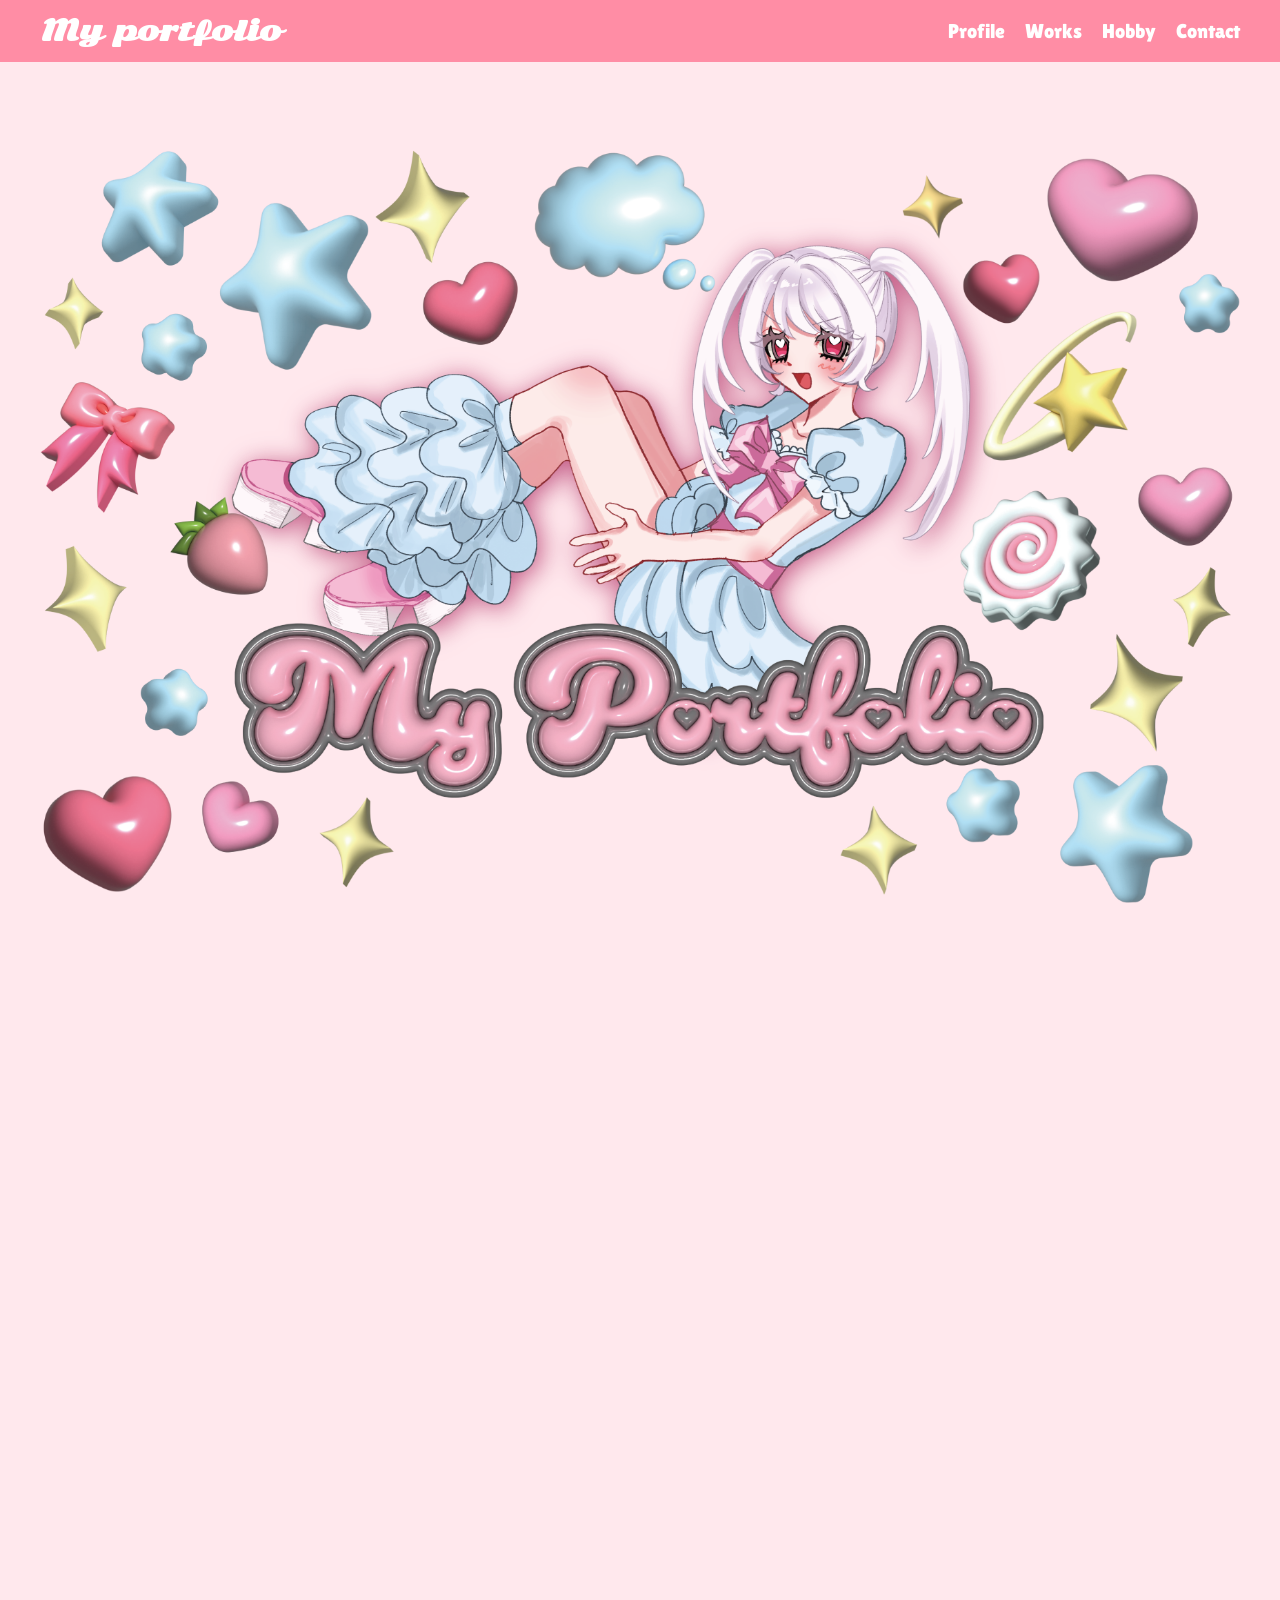
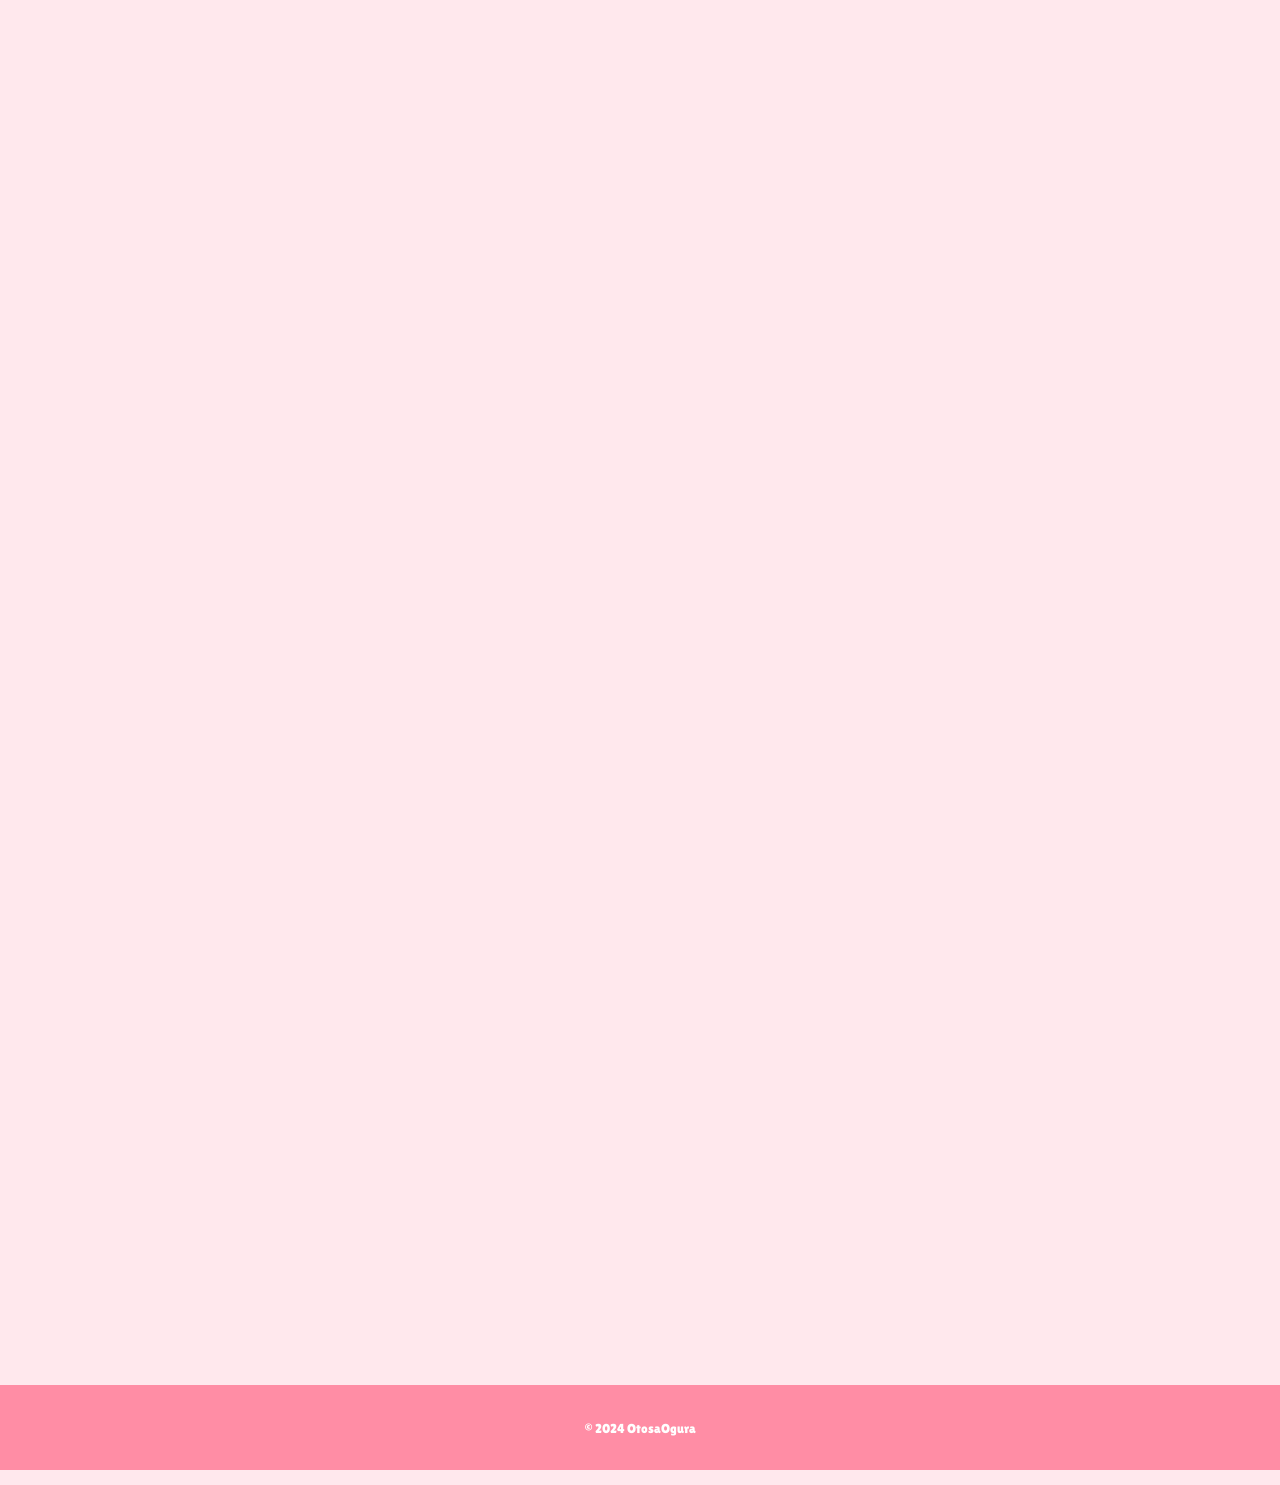
<file: index.html>
<!DOCTYPE html>
<html lang="ja">
<head>
    <meta charset="UTF-8">
    <meta name="viewport" content="width=device-width, initial-scale=1.0">
    <title>My Portfolio | Otosa Ogura</title>
    
    <link rel="preconnect" href="https://fonts.googleapis.com">
    <link rel="preconnect" href="https://fonts.gstatic.com" crossorigin>
    <link href="https://fonts.googleapis.com/css2?family=Lilita+One&family=Sonsie+One&family=Noto+Sans+JP:wght@400;700&display=swap" rel="stylesheet">
    
    <link href="https://unpkg.com/aos@2.3.1/dist/aos.css" rel="stylesheet">
    
    <link rel="stylesheet" href="style.css">
</head>
<body>
    <div class="side-decorations left-decorations">
        <img src="img/heart1.png" alt="" class="decor-item img-heart-1">
        <img src="img/star1.png" alt="" class="decor-item img-star-1">
        <img src="img/heart2.png" alt="" class="decor-item img-heart-2">
        <img src="img/star2.png" alt="" class="decor-item img-star-2">
    </div>
    <div class="side-decorations right-decorations">
        <img src="img/star1.png" alt="" class="decor-item img-star-3">
        <img src="img/heart2.png" alt="" class="decor-item img-heart-3">
        <img src="img/star2.png" alt="" class="decor-item img-star-4">
        <img src="img/heart1.png" alt="" class="decor-item img-heart-4">
    </div>

    <header>
        <h1 class="header-logo">My portfolio</h1>
        <nav>
            <ul>
                <li><a href="#profile">Profile</a></li>
                <li><a href="#works">Works</a></li>
                <li><a href="#hobby">Hobby</a></li>
                <li><a href="#contact">Contact</a></li>
            </ul>
        </nav>
    </header>

    <main>
        <section class="hero">
            <img class="main-visual" src="img/logo.png" alt="My portfolio">
        </section>

<section id="profile" class="container" data-aos="fade-up">
    <h2 class="section-title">Profile</h2>
    <div class="card profile-card">
        <div class="profile-inner">
            <img src="img/profile.png" alt="小倉 乙紗" class="profile-img-circle">
            <div class="profile-text">
<div class="profile-text">
    <h3>小倉 乙紗 <span class="ruby">おぐら おとさ</span></h3>
    <p>東京デザインテクノロジーセンター専門学校、<br>UI・UXデザイナー専攻3年。</p>
                <p>
                   Age: 20<br>
                   Born: 2006.03.19<br>
                   Hometown: Chiba<br>
                   Hobby: 観劇、イラスト、美術館巡り、ネイル、デコレーション、漫画
                </p>
                
<div class="skill-list">
    <h4>Skill</h4>
    
    <div class="skill-item">
        <p class="skill-name">HTML/CSS</p>
        <span class="stars">★★★☆☆</span>
        <span class="skill-desc">基本的な操作と少しの応用が可能です。</span>
    </div>

    <div class="skill-item">
        <p class="skill-name">Figma</p>
        <span class="stars">★★★★☆</span>
        <span class="skill-desc">基本的な操作と応用が可能です。</span>
    </div>

    <div class="skill-item">
        <p class="skill-name">Photoshop</p>
        <span class="stars">★★☆☆☆</span>
        <span class="skill-desc">基本的な操作が可能です。</span>
    </div>

    <div class="skill-item">
        <p class="skill-name">Illustrator</p>
        <span class="stars">★★★☆☆</span>
        <span class="skill-desc">基本的な操作と少しの応用が可能です。</span>
    </div>
</div>
            </div>
        </div>
    </div>
</section>

<section id="works" class="container">
    <h2 class="section-title" data-aos="fade-up">Works</h2>
    
    <div class="filter-container" data-aos="fade-up">
        <button class="filter-btn active" data-filter="all">All</button>
        <button class="filter-btn" data-filter="website">Website</button>
        <button class="filter-btn" data-filter="graphic">Graphic</button>
    </div>

    <div class="grid-layout" id="works-grid">
        <div class="work-item" data-category="website" data-aos="fade-up" data-aos-delay="100">
            <a href="work-portfolio.html">
                <img src="img/portfolio.png" alt="ポートフォリオ">
                <p>ポートフォリオ</p>
            </a>
        </div>
        <div class="work-item" data-category="website" data-aos="fade-up" data-aos-delay="300">
            <a href="work-seikaku.html">
                <img src="img/seikakusindan.png" alt="性格診断育成ゲーム">
                <p>性格診断育成ゲーム</p>
            </a>
        </div>
        <div class="work-item" data-category="graphic" data-aos="fade-up" data-aos-delay="300">
            <a href="work-canon.html">
                <img src="img/canon.png" alt="Canon EOS R50 広告">
                <p>Canon EOS R50 広告</p>
            </a>
        </div>
        <div class="work-item" data-category="website" data-aos="fade-up" data-aos-delay="200">
            <a href="work-pet.html">
                <img src="img/petEC.png" alt="ペット用品ECサイト">
                <p>ペット用品ECサイト(架空)</p>
            </a>
        </div>
        <div class="work-item" data-category="website" data-aos="fade-up" data-aos-delay="100">
            <a href="work-sweets.html">
                <img src="img/seet.png" alt="スイーツ通販サイト">
                <p>スイーツ通販サイト(架空)</p>
            </a>
        </div>
        <div class="work-item" data-category="website" data-aos="fade-up" data-aos-delay="200">
            <a href="work-firstview.html">
                <img src="img/FirstViewFullScreen.png" alt="ファーストビューフルスクリーン">
                <p>ファーストビューフルスクリーン</p>
            </a>
        </div>

        <div class="work-item" data-category="graphic" data-aos="fade-up" data-aos-delay="100">
            <a href="work-visual.html">
                <img src="img/main-visual.png" alt="メインビジュアル">
                <p>卒業・進級制作展 メインビジュアル</p>
            </a>
        </div>
        <div class="work-item" data-category="graphic" data-aos="fade-up" data-aos-delay="300">
            <a href="work-eigamura.html">
                <img src="img/eigamura.png" alt="映画村">
                <p>映画村</p>
            </a>
        </div>
        <div class="work-item" data-category="graphic" data-aos="fade-up" data-aos-delay="200">
            <a href="work-dessan.html">
                <img src="img/dessan.png" alt="デッサン">
                <p>デッサン</p>
            </a>
        </div>
    </div>
</section>

        <section id="hobby" class="container">
            <h2 class="section-title" data-aos="fade-up">Hobby</h2>
            <div class="hobby-grid">
                <div class="hobby-item" data-aos="fade-up" data-aos-delay="100">
                    <img src="img/nameboard.png" alt="ネームボード">
                    <h3>ネームボード</h3>
                </div>
                <div class="hobby-item" data-aos="fade-up" data-aos-delay="200">
                    <img src="img/mdpn-rk.png" alt="イラスト">
                    <h3>イラスト</h3>
                </div>
                <div class="hobby-item" data-aos="fade-up" data-aos-delay="300">
                    <img src="img/neiru.png" alt="ネイル">
                    <h3>ネイル</h3>
                </div>
            </div>
        </section>

        <div id="contact" class="container" data-aos="fade-up">
            <h2 class="section-title">Contact</h2>
            <form name="contact" method="POST" data-netlify="true" class="original-form">
                <label id="user-name" class="form-item">
                    <p class="form-heasing">お名前</p>
                    <input type="text" name="name" placeholder="お名前をフルネームでご入力ください" required>
                </label>
                <label id="user-email" class="form-item">
                    <p class="form-heasing">メールアドレス</p>
                    <input type="email" name="mail" placeholder="メールアドレスをご入力ください" required>
                </label>
                <label id="contact-content" class="form-item">
                    <p class="form-heasing">お問い合わせ内容</p>
                    <input type="text" name="message" placeholder="お問い合わせ内容をご入力ください" required>
                </label>
                <div class="btn-area">
                    <button type="submit" id="btn_confirm" class="btn">送信</button>
                </div>
            </form>
        </div>
    </main>

    <footer>
        <small class="copyright">&copy; 2024 OtosaOgura</small>
    </footer>

    <script src="https://unpkg.com/aos@2.3.1/dist/aos.js"></script>
<script>
    // AOSの初期化設定を修正
    AOS.init({
        duration: 1000,
        once: false,    // ここを false に変更（スクロールのたびに実行）
        offset: 150,    // 少し早めにアニメーションを開始するように調整
        easing: 'ease-out-back',
        mirror: true    // スクロールで戻ったとき（上に戻る時）もアニメーションさせる設定
    });

    // タブ切り替え後のリセット
    const filterButtons = document.querySelectorAll('.filter-btn');
    const workItems = document.querySelectorAll('.work-item');
    filterButtons.forEach(button => {
        button.addEventListener('click', () => {
            filterButtons.forEach(btn => btn.classList.remove('active'));
            button.classList.add('active');
            const filterValue = button.getAttribute('data-filter');
            workItems.forEach(item => {
                if (filterValue === 'all' || item.getAttribute('data-category') === filterValue) {
                    item.style.display = 'block';
                } else {
                    item.style.display = 'none';
                }
            });
            // フィルタリング後にアニメーションの状態を更新
            AOS.refresh();
        });
    });
</script>
</body>
</html>
</file>
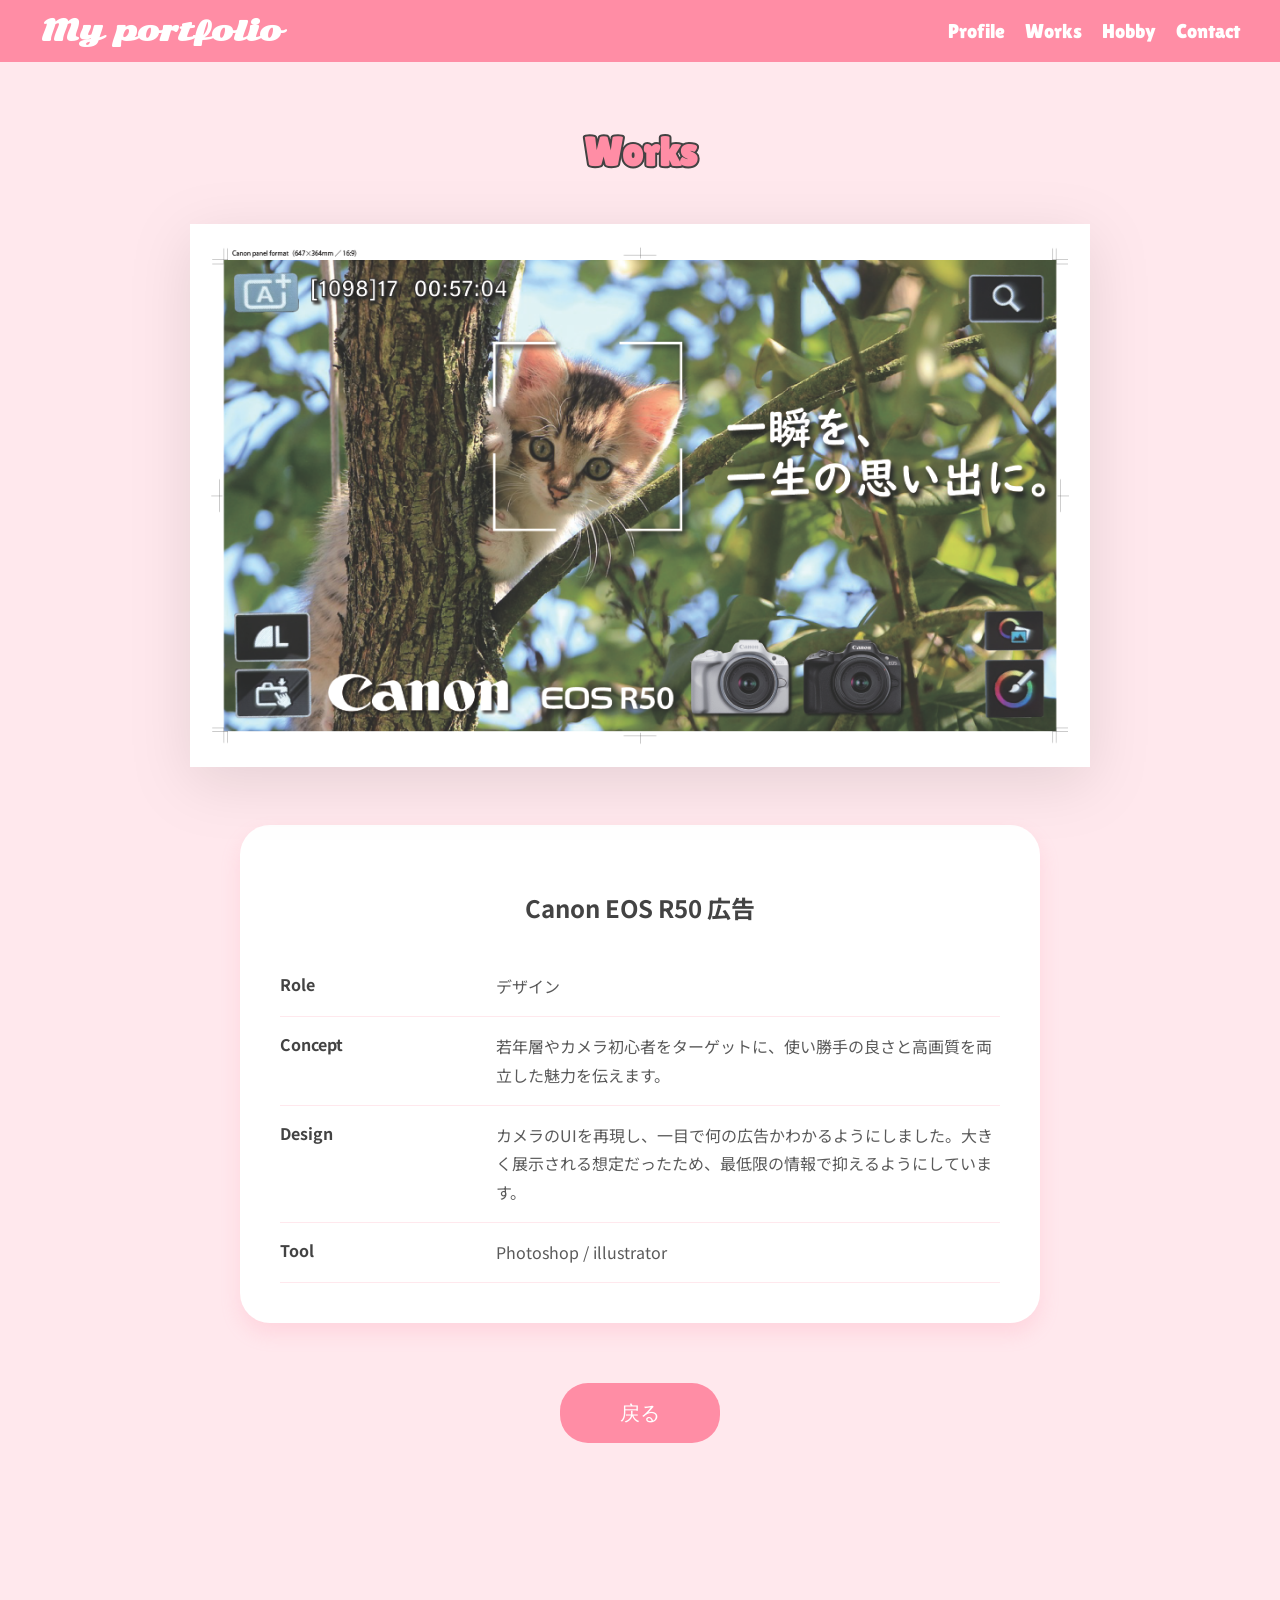
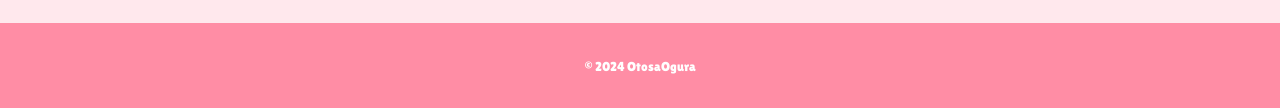
<file: work-canon.html>
<!DOCTYPE html>
<html lang="ja">
<head>
    <meta charset="UTF-8">
    <meta name="viewport" content="width=device-width, initial-scale=1.0">
    <title>Work Detail | Canon EOS R50 広告</title>
    
    <link rel="preconnect" href="https://fonts.googleapis.com">
    <link rel="preconnect" href="https://fonts.gstatic.com" crossorigin>
    <link href="https://fonts.googleapis.com/css2?family=Lilita+One&family=Sonsie+One&family=Noto+Sans+JP:wght@400;700&display=swap" rel="stylesheet">
    
    <link rel="stylesheet" href="style.css">
    <link rel="stylesheet" href="work-detail.css"> </head>
<body>
    <header>
        <h1 class="header-logo">My portfolio</h1>
        <nav>
            <ul>
                <li><a href="index.html#profile">Profile</a></li>
                <li><a href="index.html#works">Works</a></li>
                <li><a href="index.html#hobby">Hobby</a></li>
                <li><a href="index.html#contact">Contact</a></li>
            </ul>
        </nav>
    </header>

    <main class="container">
        <h2 class="section-title detail-title">Works</h2>

        <section class="work-hero">
            <div class="mockup-pc">
                <img src="img/canon-pb.png" alt="PC Mockup">
            </div>
        </section>

        <section class="work-info card">
            <h3 class="work-name">Canon EOS R50 広告</h3>
            <table class="info-table">
                <tr>
                    <th>Role</th>
                    <td>デザイン</td>
                </tr>
                <tr>
                    <th>Concept</th>
                    <td>若年層やカメラ初心者をターゲットに、使い勝手の良さと高画質を両立した魅力を伝えます。</td>
                </tr>
                <tr>
                    <th>Design</th>
                    <td>カメラのUIを再現し、一目で何の広告かわかるようにしました。大きく展示される想定だったため、最低限の情報で抑えるようにしています。</td>
                </tr>
                <tr>
                    <th>Tool</th>
                    <td>Photoshop / illustrator</td>
                </tr>
            </table>
        </section>



        <div class="back-nav">
            <a href="index.html#works" class="btn">戻る</a>
        </div>
    </main>

    <footer>
        <small class="copyright">&copy; 2024 OtosaOgura</small>
    </footer>
</body>
</html>
</file>
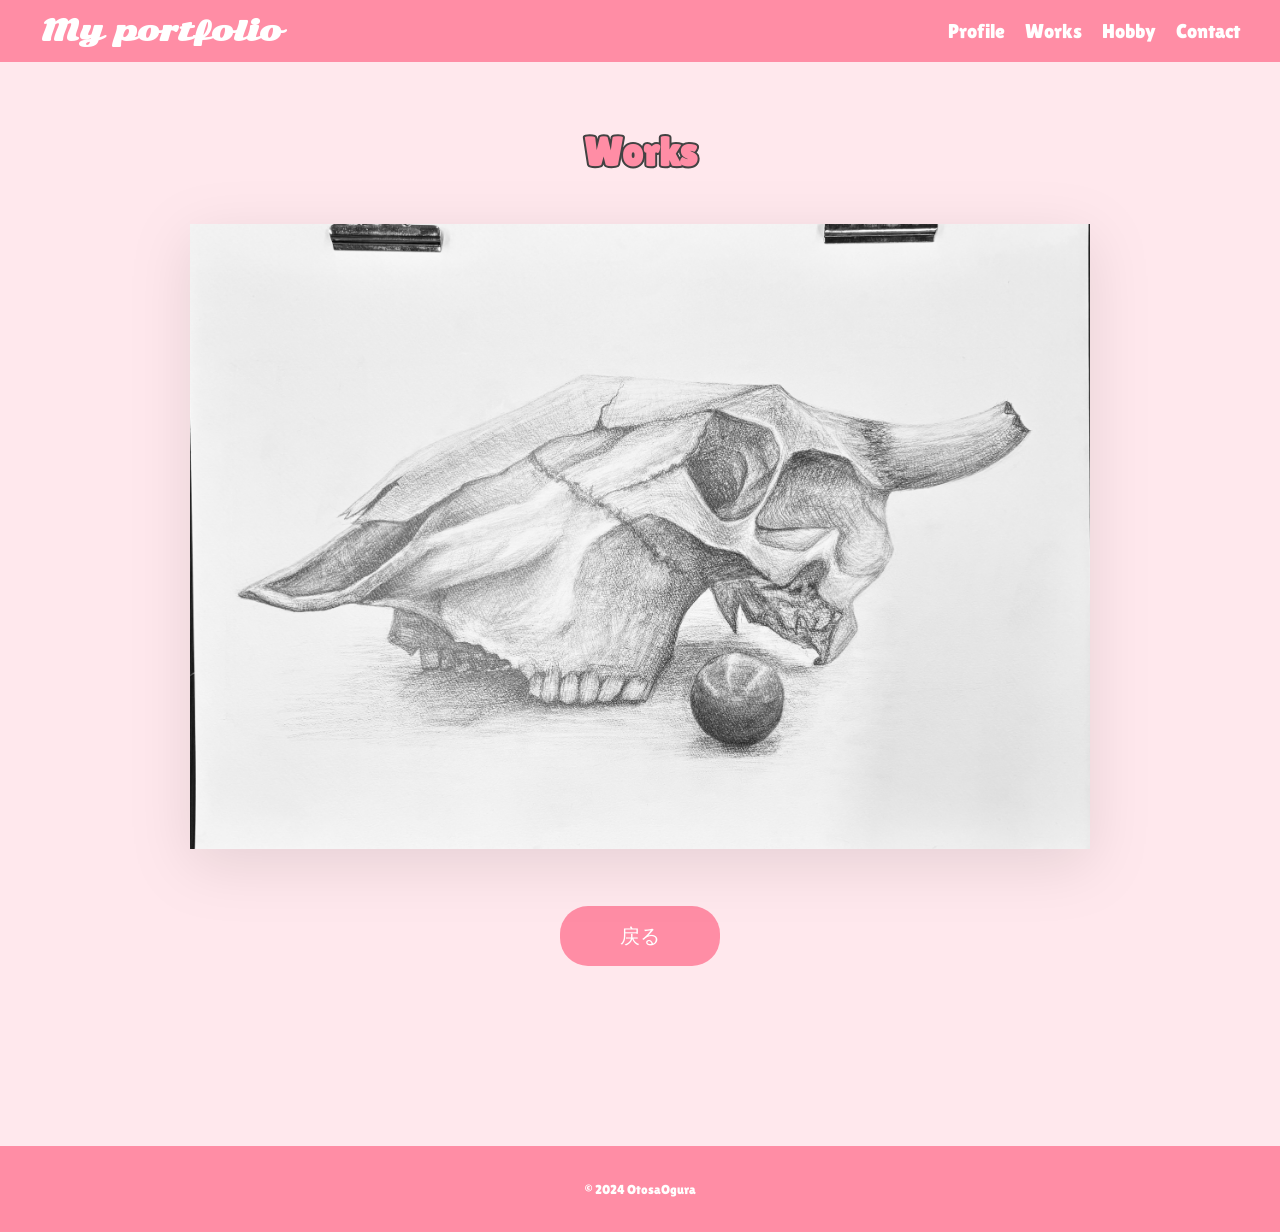
<file: work-dessan.html>
<!DOCTYPE html>
<html lang="ja">
<head>
    <meta charset="UTF-8">
    <meta name="viewport" content="width=device-width, initial-scale=1.0">
    <title>Work Detail | デッサン</title>
    
    <link rel="preconnect" href="https://fonts.googleapis.com">
    <link rel="preconnect" href="https://fonts.gstatic.com" crossorigin>
    <link href="https://fonts.googleapis.com/css2?family=Lilita+One&family=Sonsie+One&family=Noto+Sans+JP:wght@400;700&display=swap" rel="stylesheet">
    
    <link rel="stylesheet" href="style.css">
    <link rel="stylesheet" href="work-detail.css"> </head>
<body>
    <header>
        <h1 class="header-logo">My portfolio</h1>
        <nav>
            <ul>
                <li><a href="index.html#profile">Profile</a></li>
                <li><a href="index.html#works">Works</a></li>
                <li><a href="index.html#hobby">Hobby</a></li>
                <li><a href="index.html#contact">Contact</a></li>
            </ul>
        </nav>
    </header>

    <main class="container">
        <h2 class="section-title detail-title">Works</h2>

        <section class="work-hero">
            <div class="mockup-pc">
                <img src="img/dessan.jpeg" alt="PC Mockup">
            </div>
        </section>

 



        <div class="back-nav">
            <a href="index.html#works" class="btn">戻る</a>
        </div>
    </main>

    <footer>
        <small class="copyright">&copy; 2024 OtosaOgura</small>
    </footer>
</body>
</html>
</file>
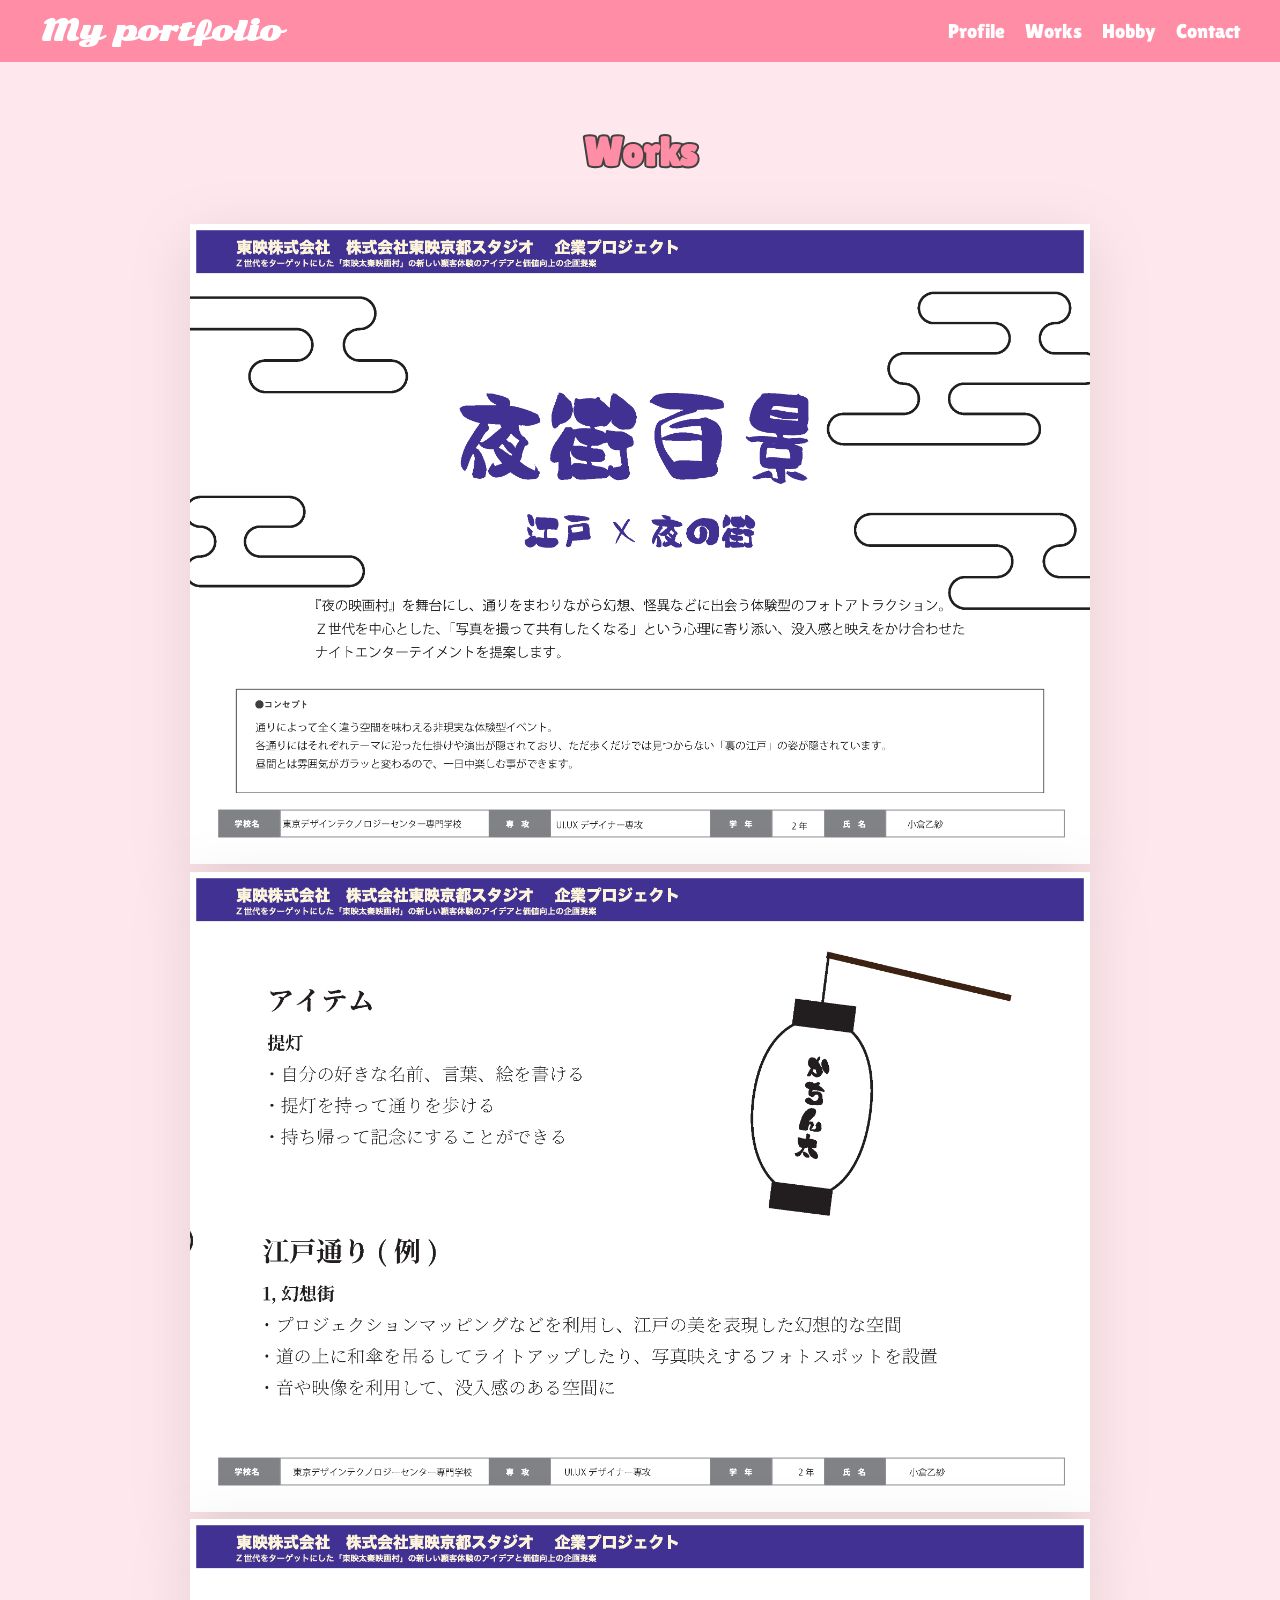
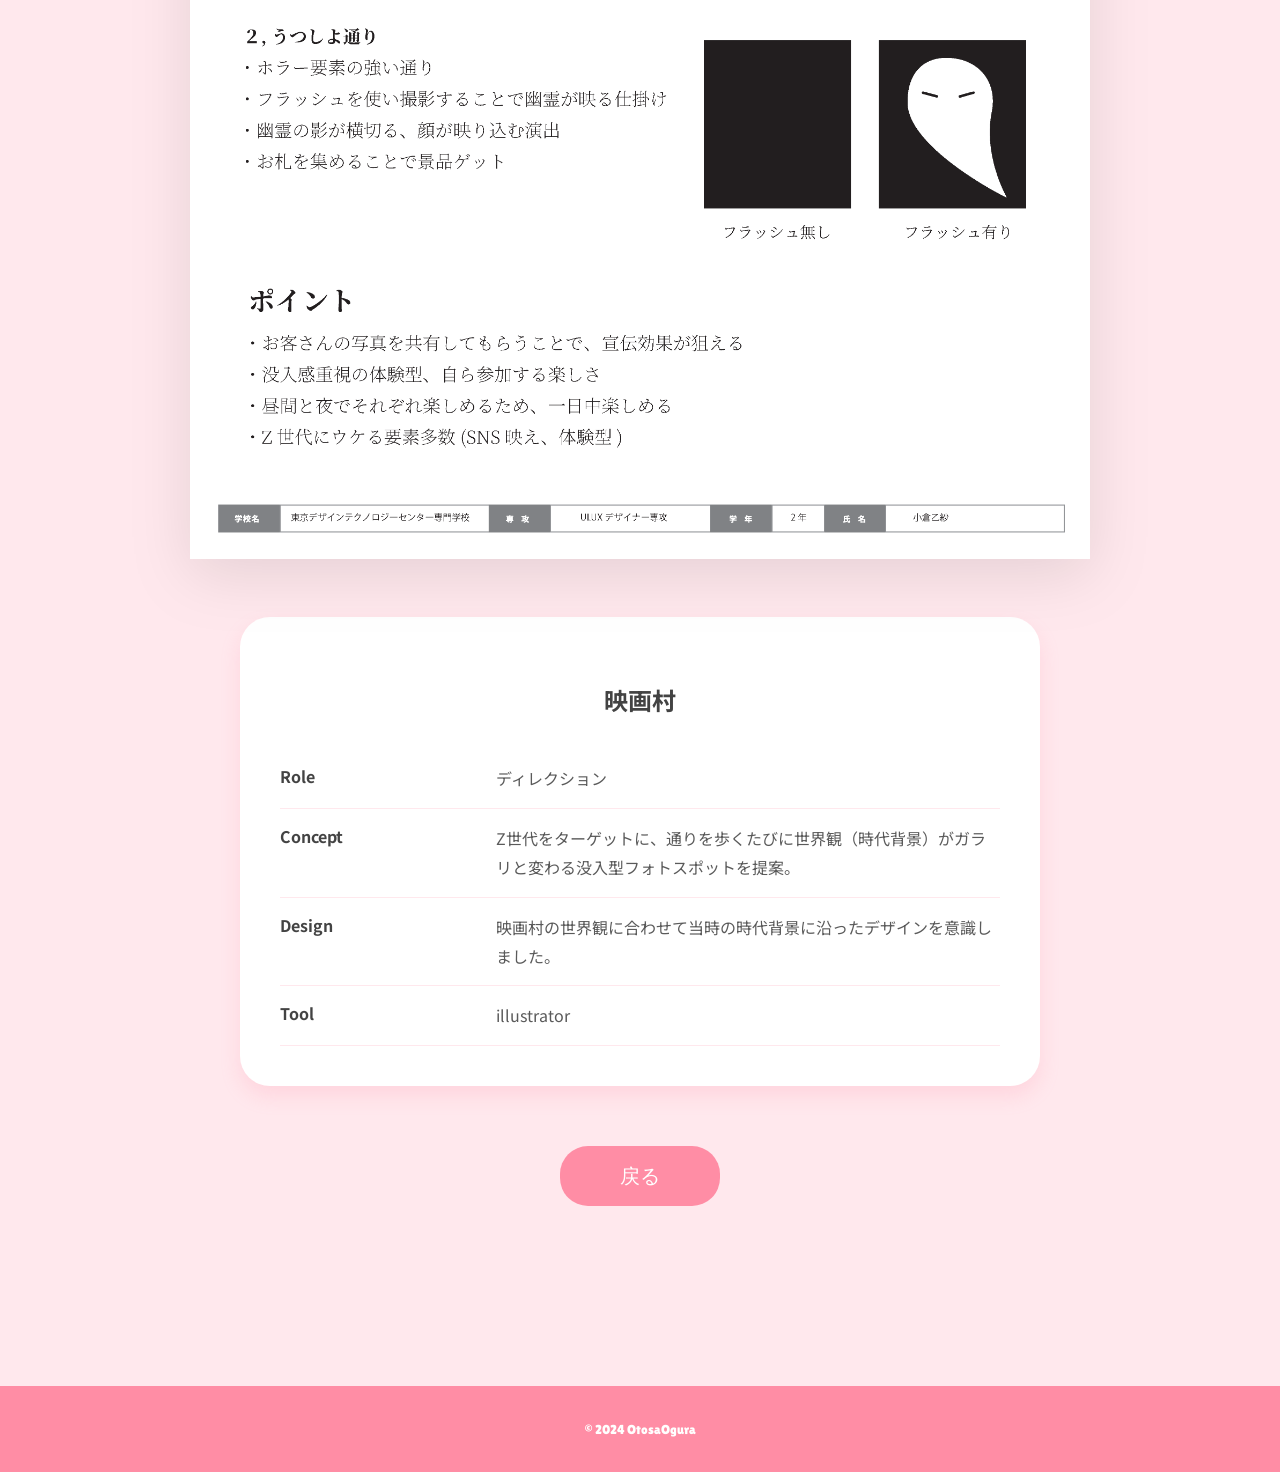
<file: work-eigamura.html>
<!DOCTYPE html>
<html lang="ja">
<head>
    <meta charset="UTF-8">
    <meta name="viewport" content="width=device-width, initial-scale=1.0">
    <title>Work Detail | 映画村</title>
    
    <link rel="preconnect" href="https://fonts.googleapis.com">
    <link rel="preconnect" href="https://fonts.gstatic.com" crossorigin>
    <link href="https://fonts.googleapis.com/css2?family=Lilita+One&family=Sonsie+One&family=Noto+Sans+JP:wght@400;700&display=swap" rel="stylesheet">
    
    <link rel="stylesheet" href="style.css">
    <link rel="stylesheet" href="work-detail.css"> </head>
<body>
    <header>
        <h1 class="header-logo">My portfolio</h1>
        <nav>
            <ul>
                <li><a href="index.html#profile">Profile</a></li>
                <li><a href="index.html#works">Works</a></li>
                <li><a href="index.html#hobby">Hobby</a></li>
                <li><a href="index.html#contact">Contact</a></li>
            </ul>
        </nav>
    </header>

    <main class="container">
        <h2 class="section-title detail-title">Works</h2>

        <section class="work-hero">
            <div class="mockup-pc">
                <img src="img/eigamura-1.png" alt="PC Mockup">
                <img src="img/eigamura-2.png" alt="PC Mockup">
                <img src="img/eigamura-3.png" alt="PC Mockup">
            </div>
        </section>

        <section class="work-info card">
            <h3 class="work-name">映画村</h3>
            <table class="info-table">
                <tr>
                    <th>Role</th>
                    <td>ディレクション </td>
                </tr>
                <tr>
                    <th>Concept</th>
                    <td>Z世代をターゲットに、通りを歩くたびに世界観（時代背景）がガラリと変わる没入型フォトスポットを提案。</td>
                </tr>
                <tr>
                    <th>Design</th>
                    <td>映画村の世界観に合わせて当時の時代背景に沿ったデザインを意識しました。</td>
                </tr>
                <tr>
                    <th>Tool</th>
                    <td>illustrator</td>
                </tr>
            </table>
        </section>



        <div class="back-nav">
            <a href="index.html#works" class="btn">戻る</a>
        </div>
    </main>

    <footer>
        <small class="copyright">&copy; 2024 OtosaOgura</small>
    </footer>
</body>
</html>
</file>
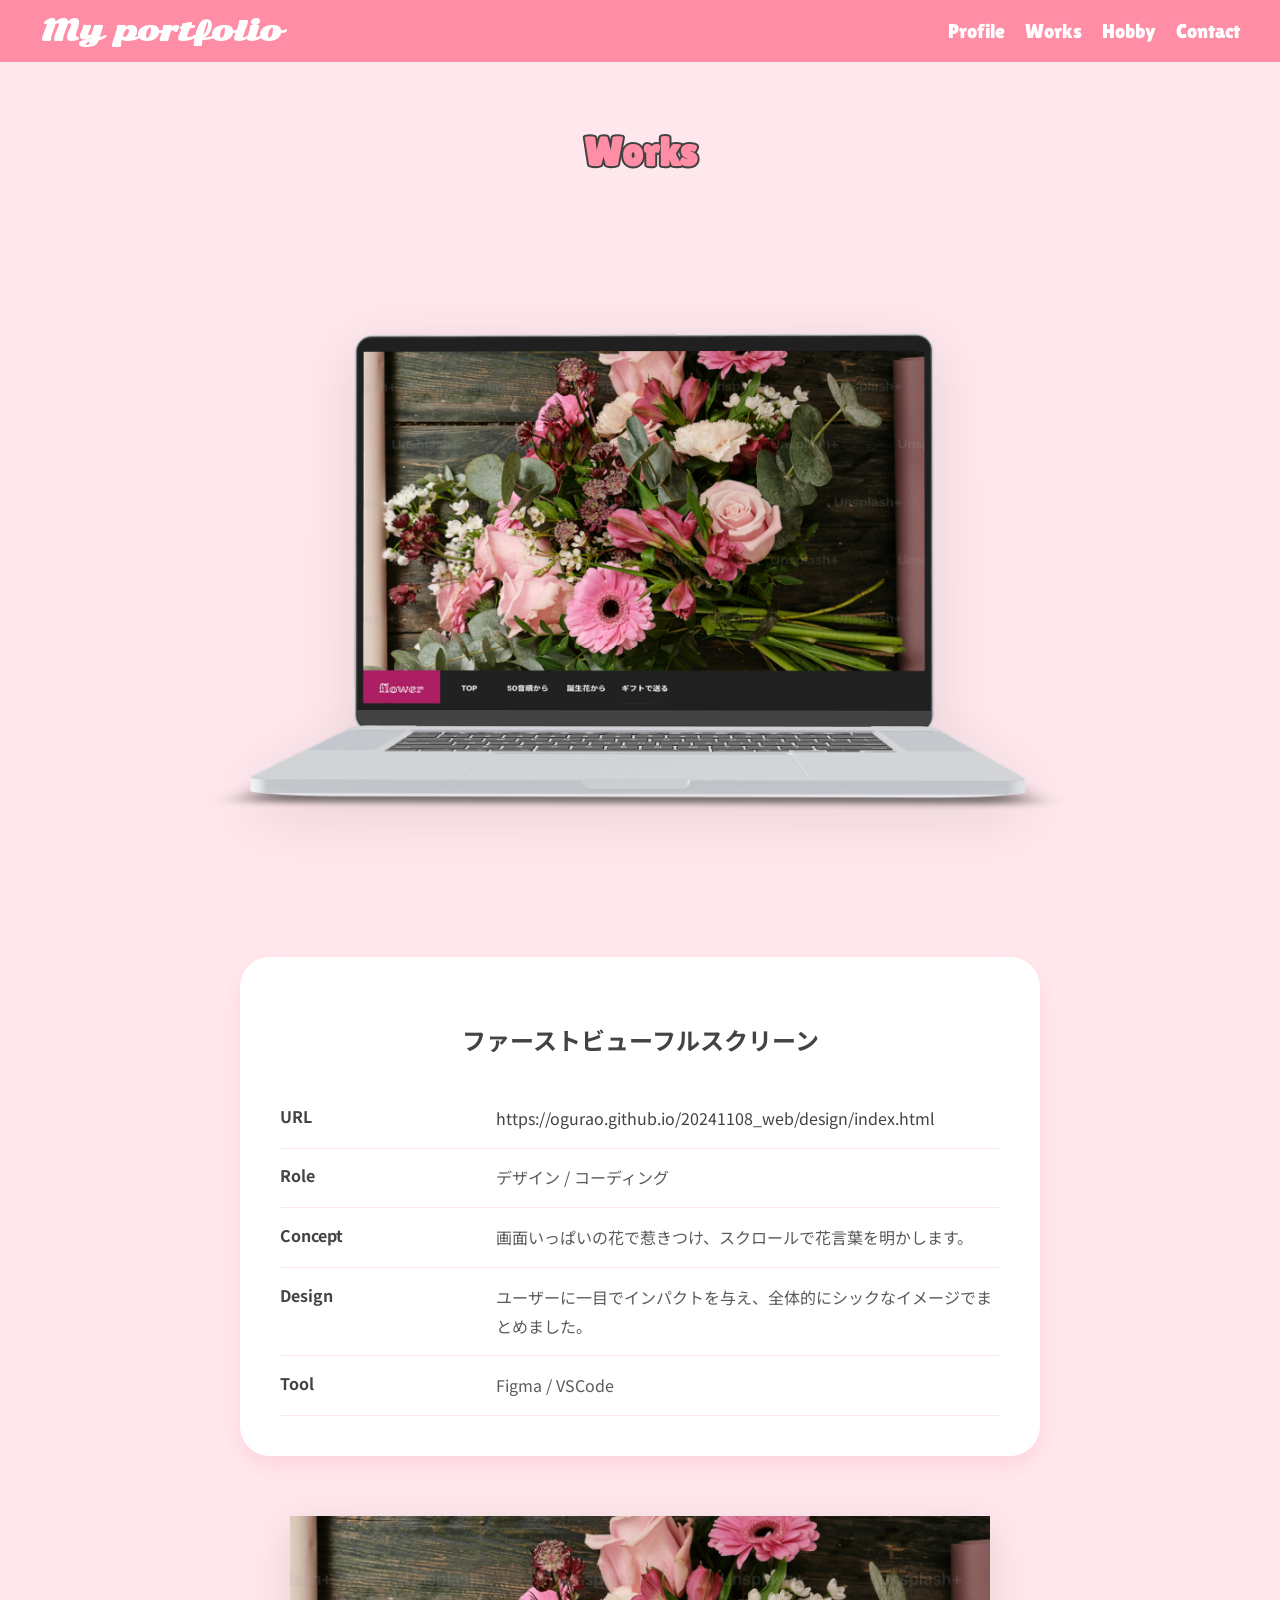
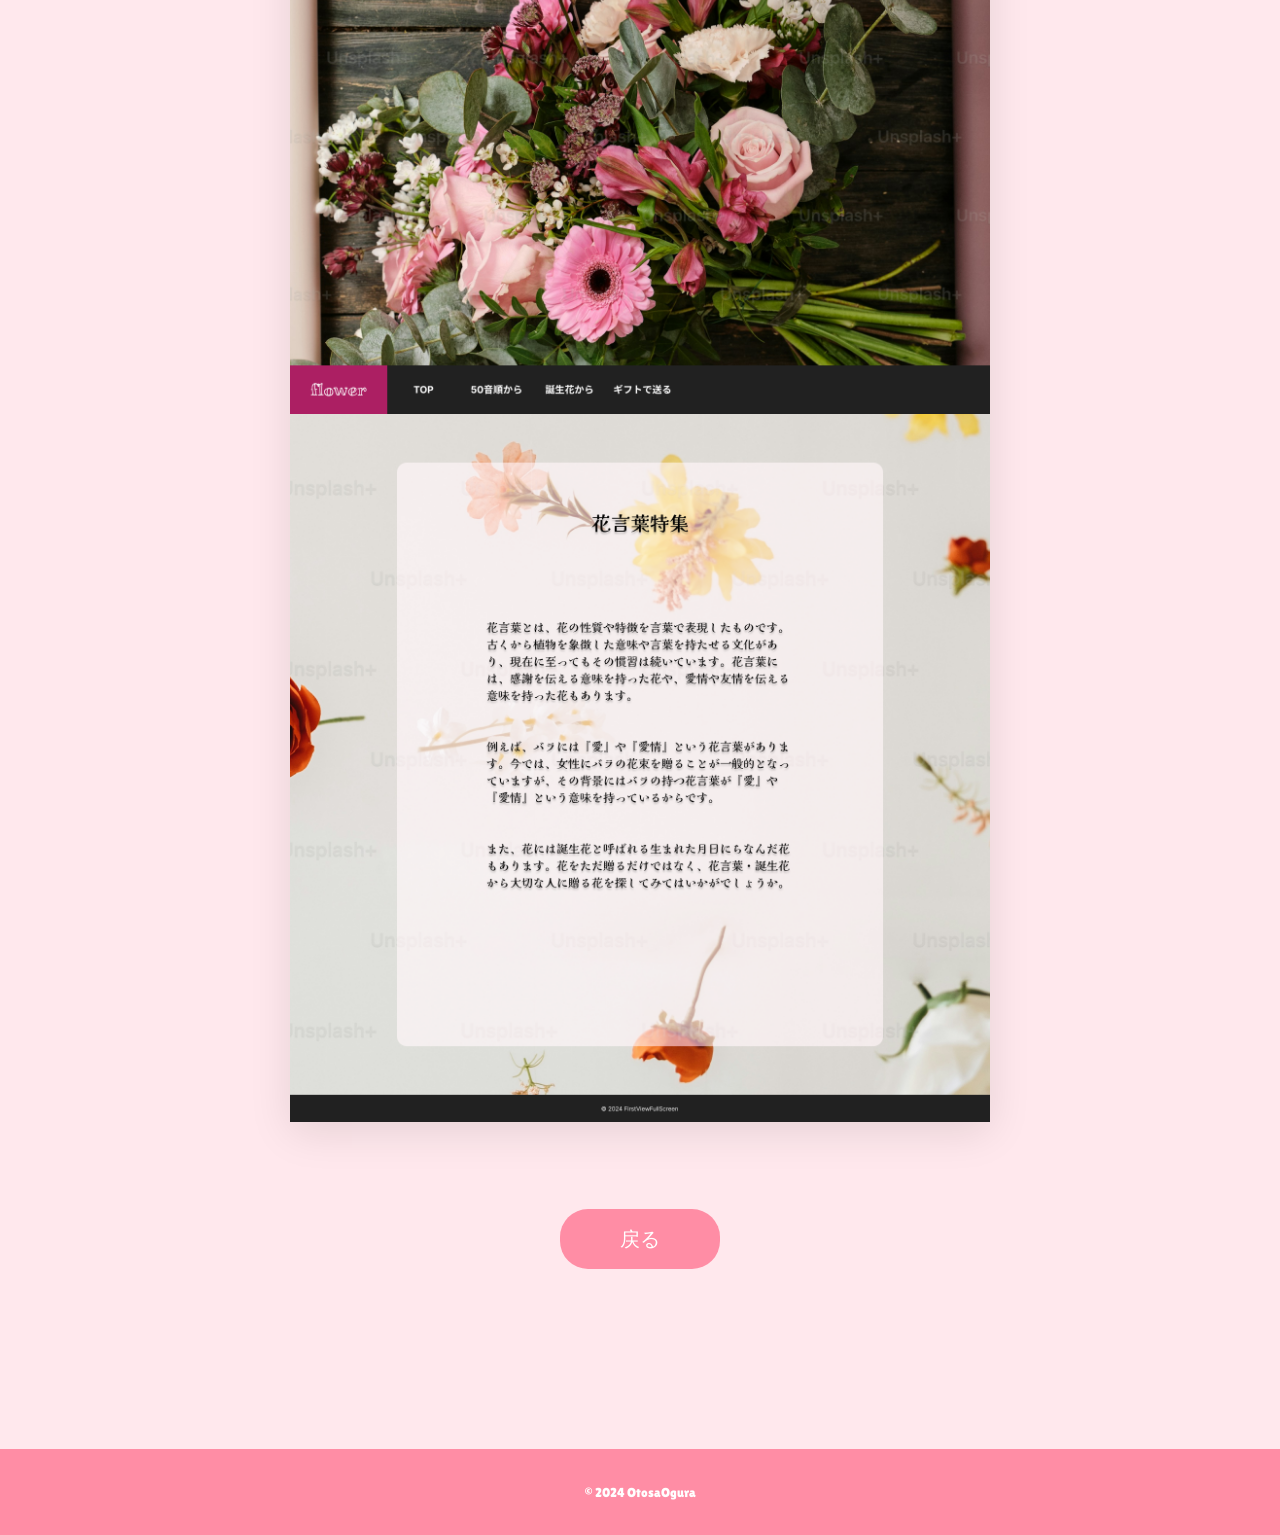
<file: work-firstview.html>
<!DOCTYPE html>
<html lang="ja">
<head>
    <meta charset="UTF-8">
    <meta name="viewport" content="width=device-width, initial-scale=1.0">
    <title>Work Detail | ファーストビューフルスクリーン</title>
    
    <link rel="preconnect" href="https://fonts.googleapis.com">
    <link rel="preconnect" href="https://fonts.gstatic.com" crossorigin>
    <link href="https://fonts.googleapis.com/css2?family=Lilita+One&family=Sonsie+One&family=Noto+Sans+JP:wght@400;700&display=swap" rel="stylesheet">
    
    <link rel="stylesheet" href="style.css">
    <link rel="stylesheet" href="work-detail.css"> </head>
<body>
    <header>
        <h1 class="header-logo">My portfolio</h1>
        <nav>
            <ul>
                <li><a href="index.html#profile">Profile</a></li>
                <li><a href="index.html#works">Works</a></li>
                <li><a href="index.html#hobby">Hobby</a></li>
                <li><a href="index.html#contact">Contact</a></li>
            </ul>
        </nav>
    </header>

    <main class="container">
        <h2 class="section-title detail-title">Works</h2>

        <section class="work-hero">
            <div class="mockup-pc">
                <img src="img/firstview-pb.png" alt="PC Mockup">
            </div>
        </section>

        <section class="work-info card">
            <h3 class="work-name">ファーストビューフルスクリーン</h3>
            <table class="info-table">
                <tr>
                    <th>URL</th>
                    <td> <a href="https://ogurao.github.io/20241108_web/design/index.html"target="_blank" rel="noopener noreferrer" class="text-link">https://ogurao.github.io/20241108_web/design/index.html</a></td>
                </tr>
                <tr>
                <tr>
                    <th>Role</th>
                    <td>デザイン / コーディング</td>
                </tr>
                <tr>
                    <th>Concept</th>
                    <td>画面いっぱいの花で惹きつけ、スクロールで花言葉を明かします。</td>
                </tr>
                <tr>
                    <th>Design</th>
                    <td>ユーザーに一目でインパクトを与え、全体的にシックなイメージでまとめました。</td>
                </tr>
                <tr>
                    <th>Tool</th>
                    <td>Figma / VSCode</td>
                </tr>
            </table>
        </section>

        <section class="work-visual-full">
            <img src="img/FirstViewFullScreen-pb.png" alt="Full Design View" class="scroll-img">
        </section>

        <div class="back-nav">
            <a href="index.html#works" class="btn">戻る</a>
        </div>
    </main>

    <footer>
        <small class="copyright">&copy; 2024 OtosaOgura</small>
    </footer>
</body>
</hシックな
</file>
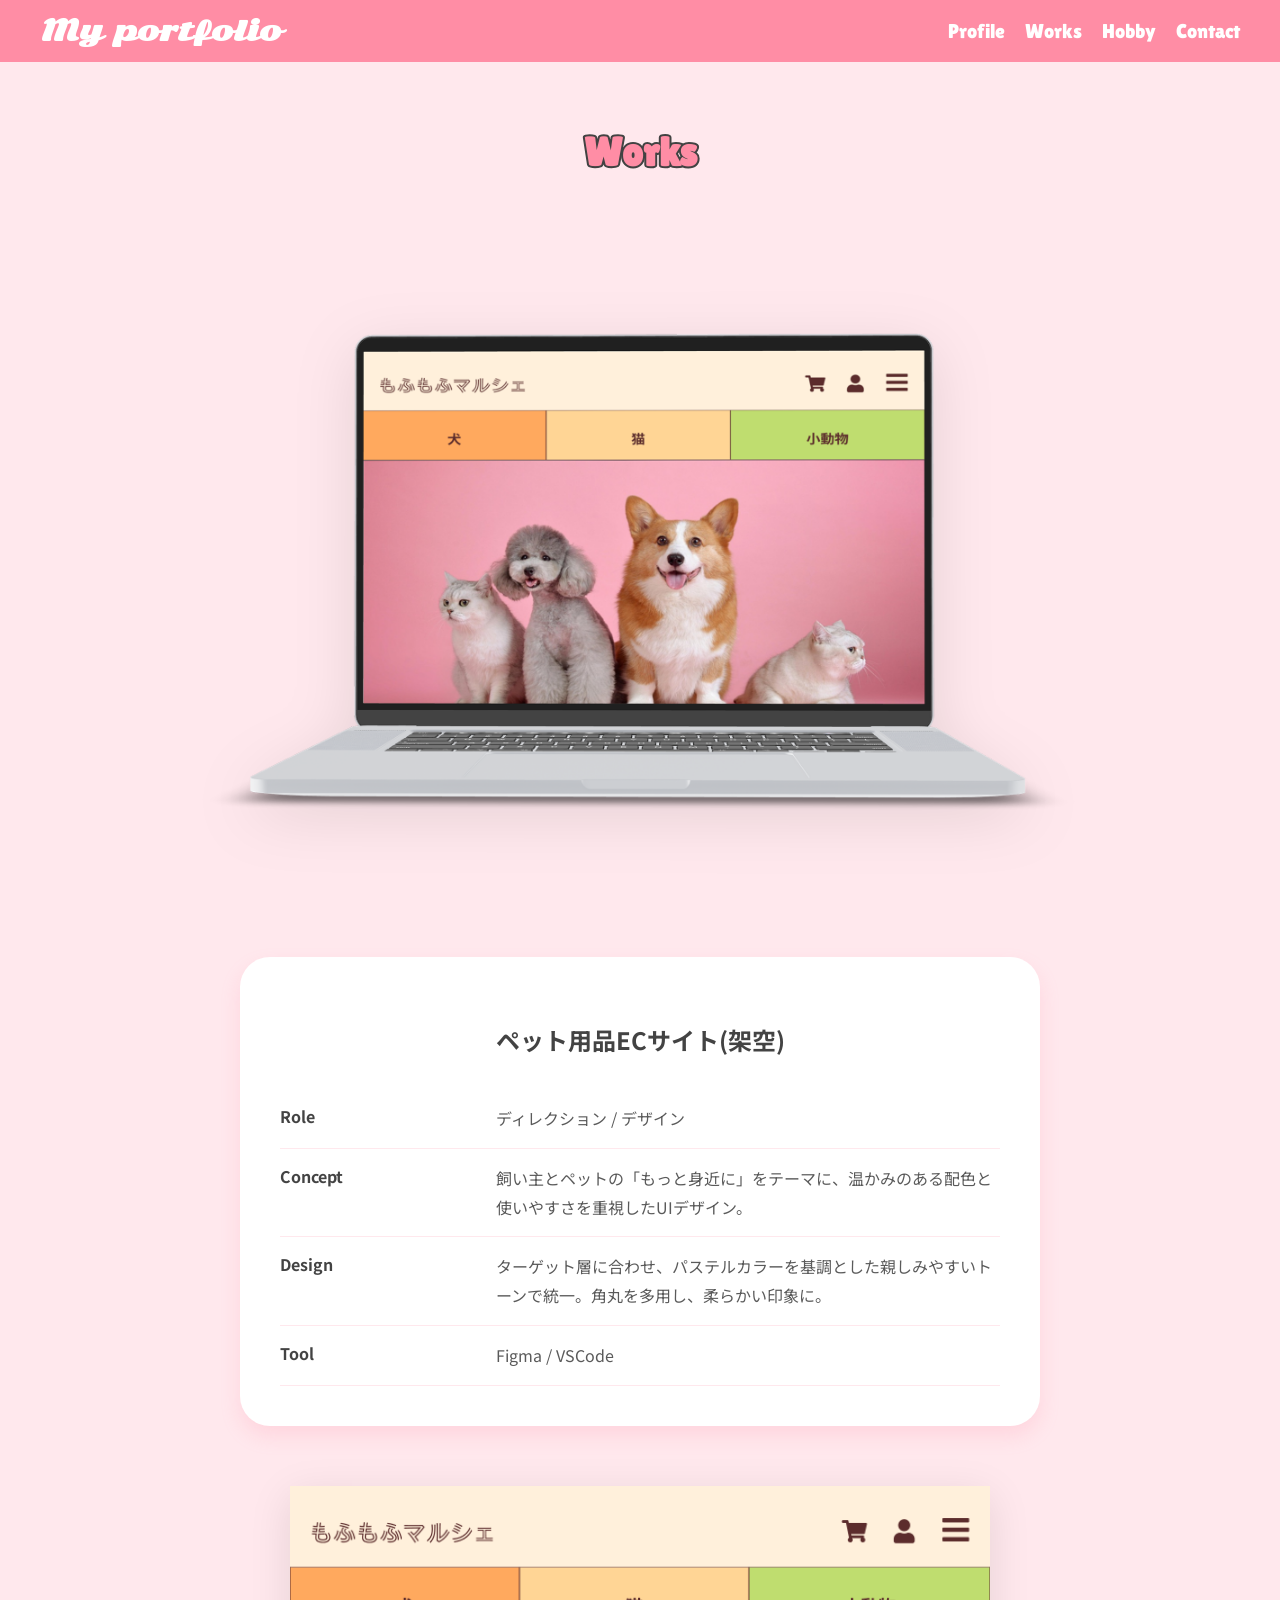
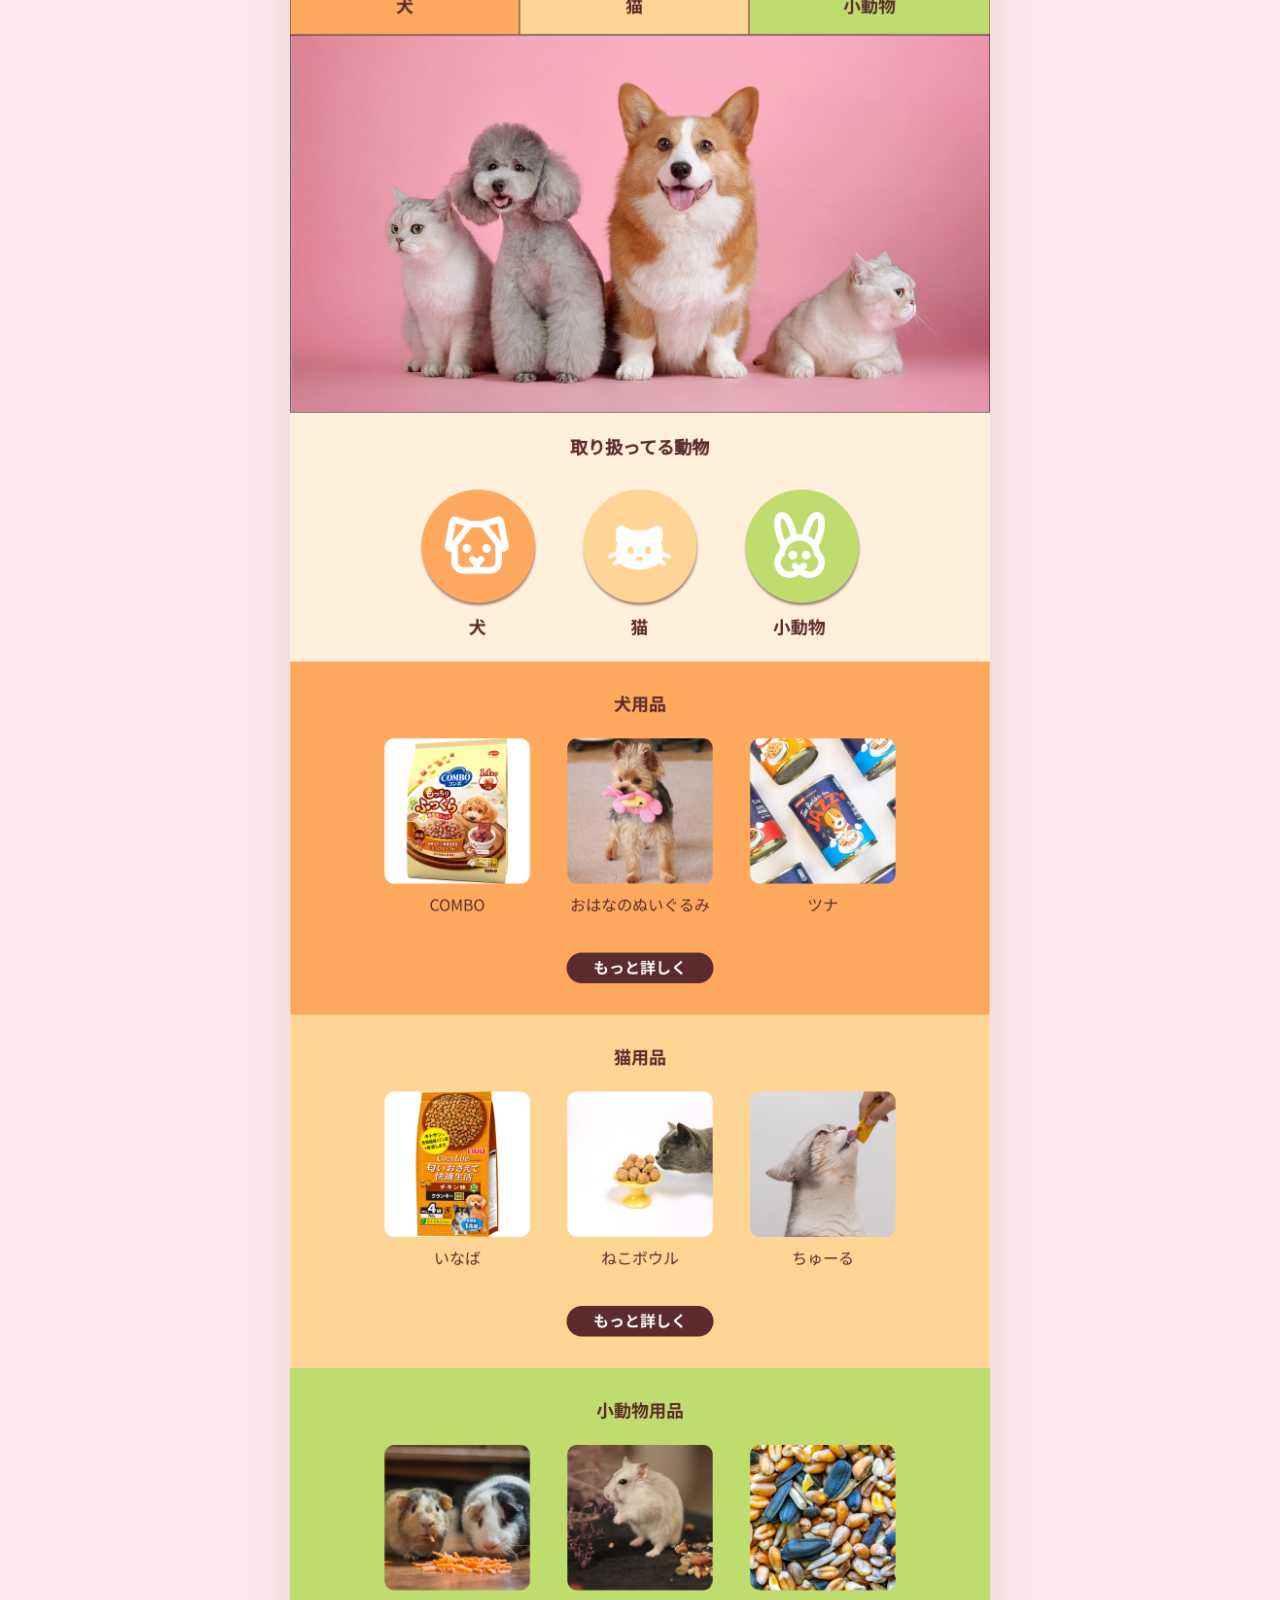
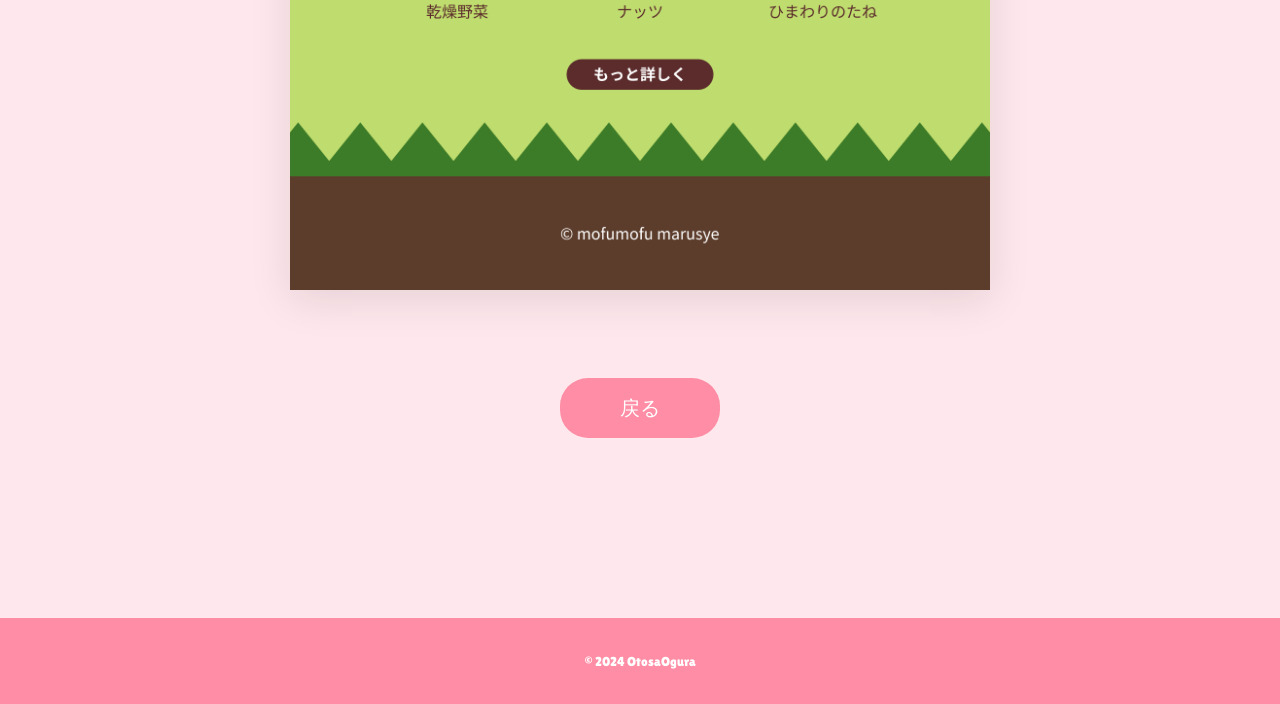
<file: work-pet.html>
<!DOCTYPE html>
<html lang="ja">
<head>
    <meta charset="UTF-8">
    <meta name="viewport" content="width=device-width, initial-scale=1.0">
    <title>Work Detail | ペット用品ECサイト</title>
    
    <link rel="preconnect" href="https://fonts.googleapis.com">
    <link rel="preconnect" href="https://fonts.gstatic.com" crossorigin>
    <link href="https://fonts.googleapis.com/css2?family=Lilita+One&family=Sonsie+One&family=Noto+Sans+JP:wght@400;700&display=swap" rel="stylesheet">
    
    <link rel="stylesheet" href="style.css">
    <link rel="stylesheet" href="work-detail.css"> </head>
<body>
    <header>
        <h1 class="header-logo">My portfolio</h1>
        <nav>
            <ul>
                <li><a href="index.html#profile">Profile</a></li>
                <li><a href="index.html#works">Works</a></li>
                <li><a href="index.html#hobby">Hobby</a></li>
                <li><a href="index.html#contact">Contact</a></li>
            </ul>
        </nav>
    </header>

    <main class="container">
        <h2 class="section-title detail-title">Works</h2>

        <section class="work-hero">
            <div class="mockup-pc">
                <img src="img/pet-pb.png" alt="PC Mockup">
            </div>
        </section>

        <section class="work-info card">
            <h3 class="work-name">ペット用品ECサイト(架空)</h3>
            <table class="info-table">
                <tr>
                    <th>Role</th>
                    <td>ディレクション / デザイン </td>
                </tr>
                <tr>
                    <th>Concept</th>
                    <td>飼い主とペットの「もっと身近に」をテーマに、温かみのある配色と使いやすさを重視したUIデザイン。</td>
                </tr>
                <tr>
                    <th>Design</th>
                    <td>ターゲット層に合わせ、パステルカラーを基調とした親しみやすいトーンで統一。角丸を多用し、柔らかい印象に。</td>
                </tr>
                <tr>
                    <th>Tool</th>
                    <td>Figma / VSCode</td>
                </tr>
            </table>
        </section>

        <section class="work-visual-full">
            <img src="img/pet-pb-all.png" alt="Full Design View" class="scroll-img">
        </section>

        <div class="back-nav">
            <a href="index.html#works" class="btn">戻る</a>
        </div>
    </main>

    <footer>
        <small class="copyright">&copy; 2024 OtosaOgura</small>
    </footer>
</body>
</html>
</file>
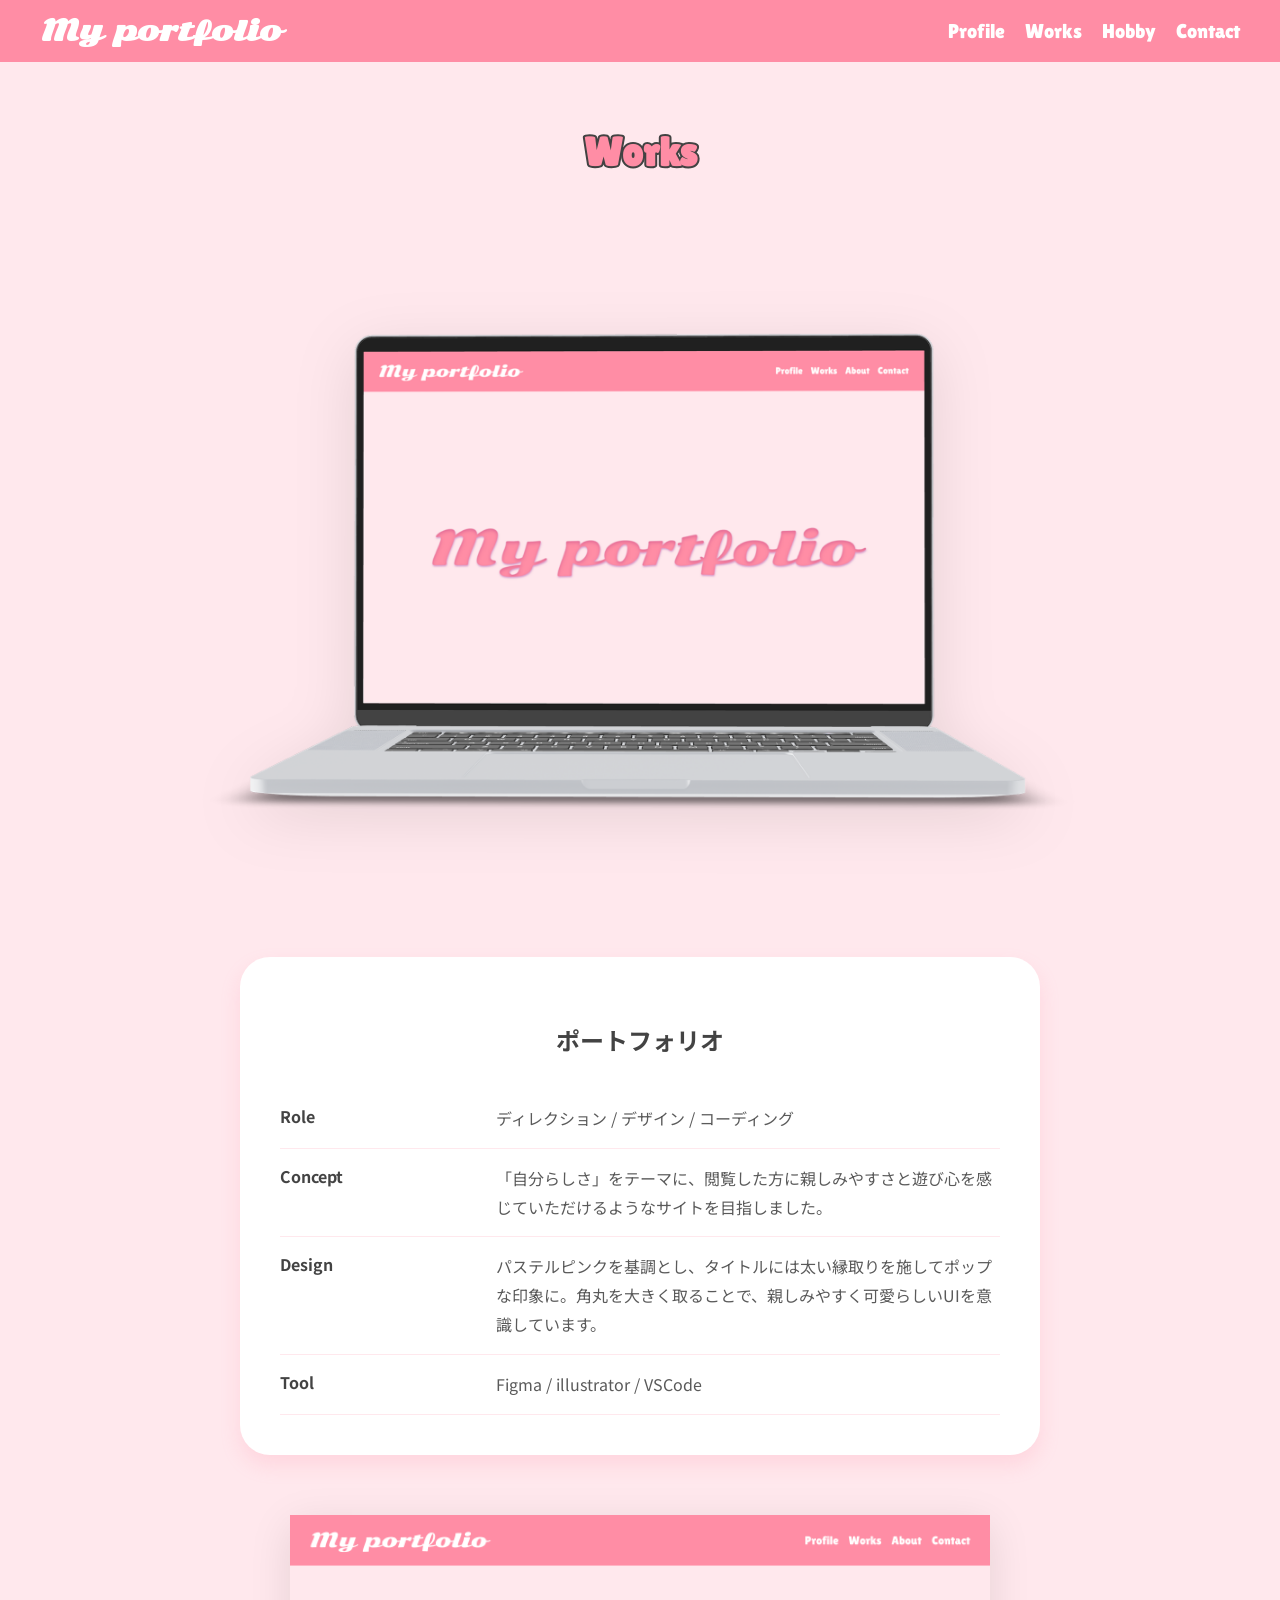
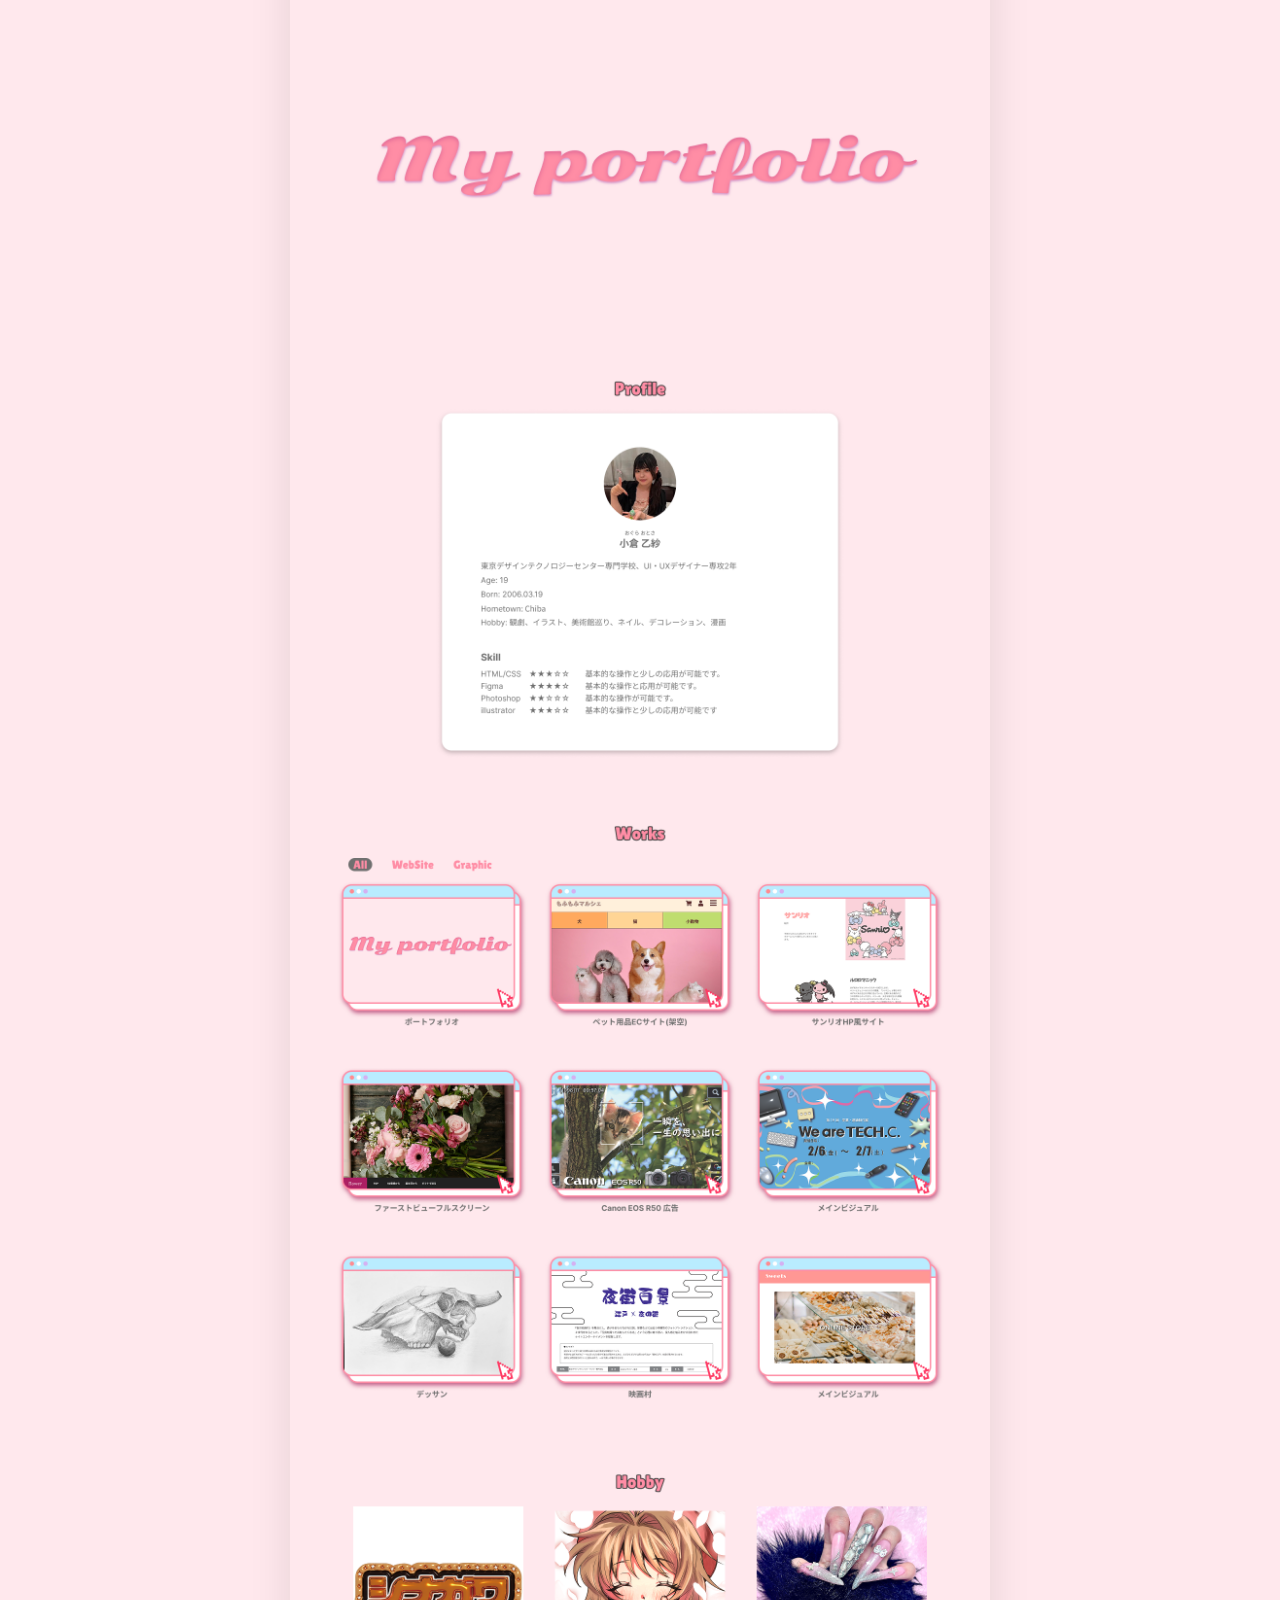
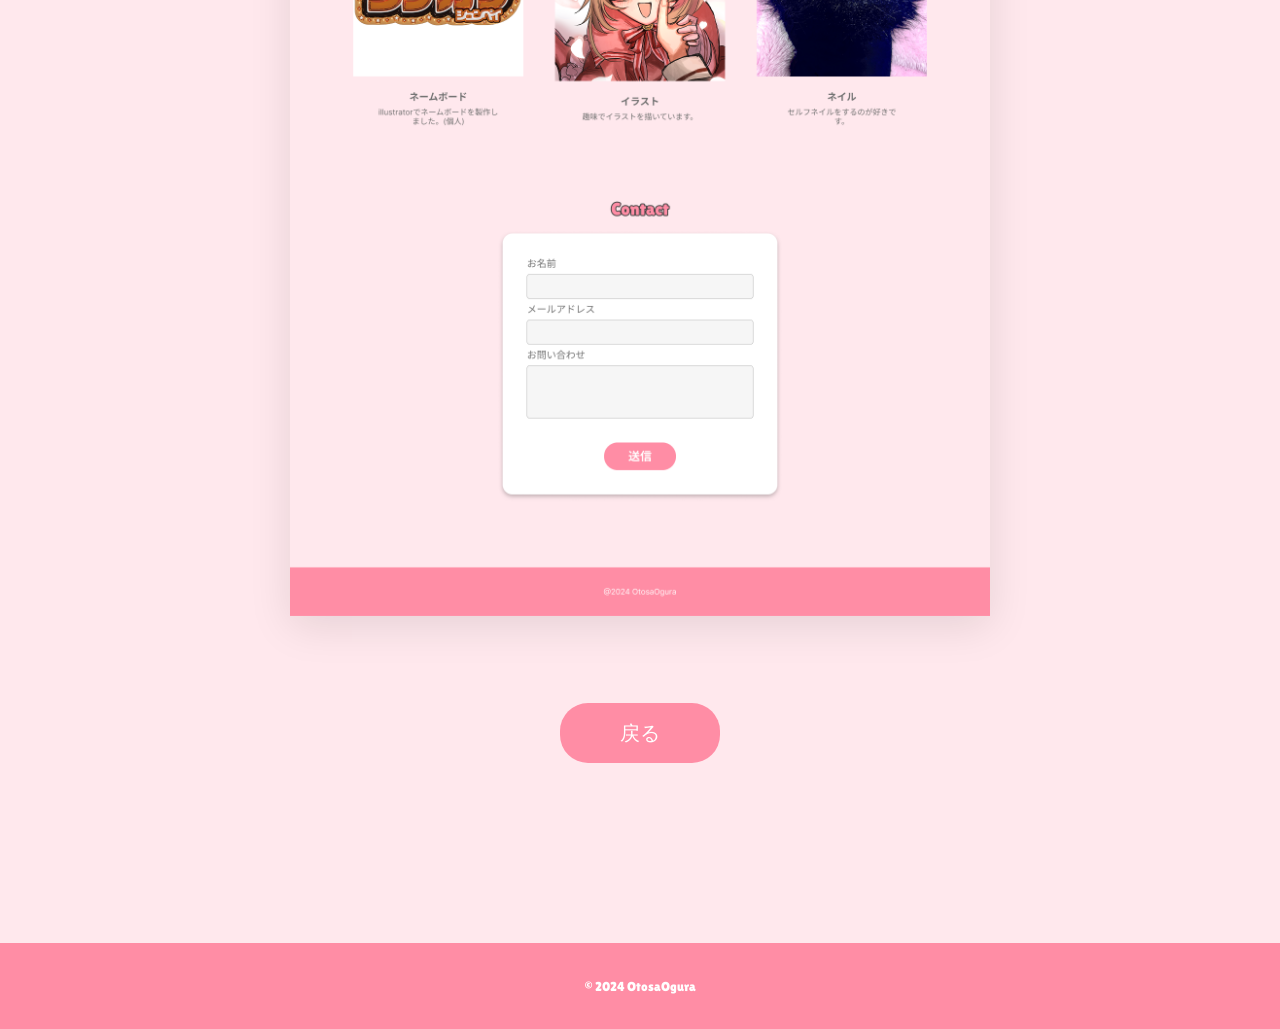
<file: work-portfolio.html>
<!DOCTYPE html>
<html lang="ja">
<head>
    <meta charset="UTF-8">
    <meta name="viewport" content="width=device-width, initial-scale=1.0">
    <title>Work Detail | ポートフォリオ</title>
    
    <link rel="preconnect" href="https://fonts.googleapis.com">
    <link rel="preconnect" href="https://fonts.gstatic.com" crossorigin>
    <link href="https://fonts.googleapis.com/css2?family=Lilita+One&family=Sonsie+One&family=Noto+Sans+JP:wght@400;700&display=swap" rel="stylesheet">
    
    <link rel="stylesheet" href="style.css">
    <link rel="stylesheet" href="work-detail.css"> </head>
<body>
    <header>
        <h1 class="header-logo">My portfolio</h1>
        <nav>
            <ul>
                <li><a href="index.html#profile">Profile</a></li>
                <li><a href="index.html#works">Works</a></li>
                <li><a href="index.html#hobby">Hobby</a></li>
                <li><a href="index.html#contact">Contact</a></li>
            </ul>
        </nav>
    </header>

    <main class="container">
        <h2 class="section-title detail-title">Works</h2>

        <section class="work-hero">
            <div class="mockup-pc">
                <img src="img/portfolio-pb.png" alt="PC Mockup">
            </div>
        </section>

        <section class="work-info card">
            <h3 class="work-name">ポートフォリオ</h3>
            <table class="info-table">
                <tr>
                    <th>Role</th>
                    <td>ディレクション / デザイン / コーディング</td>
                </tr>
                <tr>
                    <th>Concept</th>
                    <td>「自分らしさ」をテーマに、閲覧した方に親しみやすさと遊び心を感じていただけるようなサイトを目指しました。</td>
                </tr>
                <tr>
                    <th>Design</th>
                    <td>パステルピンクを基調とし、タイトルには太い縁取りを施してポップな印象に。角丸を大きく取ることで、親しみやすく可愛らしいUIを意識しています。</td>
                </tr>
                <tr>
                    <th>Tool</th>
                    <td>Figma / illustrator / VSCode</td>
                </tr>
            </table>
        </section>

        <section class="work-visual-full">
            <img src="img/portfolio-all.png" alt="Full Design View" class="scroll-img">
        </section>

        <div class="back-nav">
            <a href="index.html#works" class="btn">戻る</a>
        </div>
    </main>

    <footer>
        <small class="copyright">&copy; 2024 OtosaOgura</small>
    </footer>
</body>
</html>
</file>
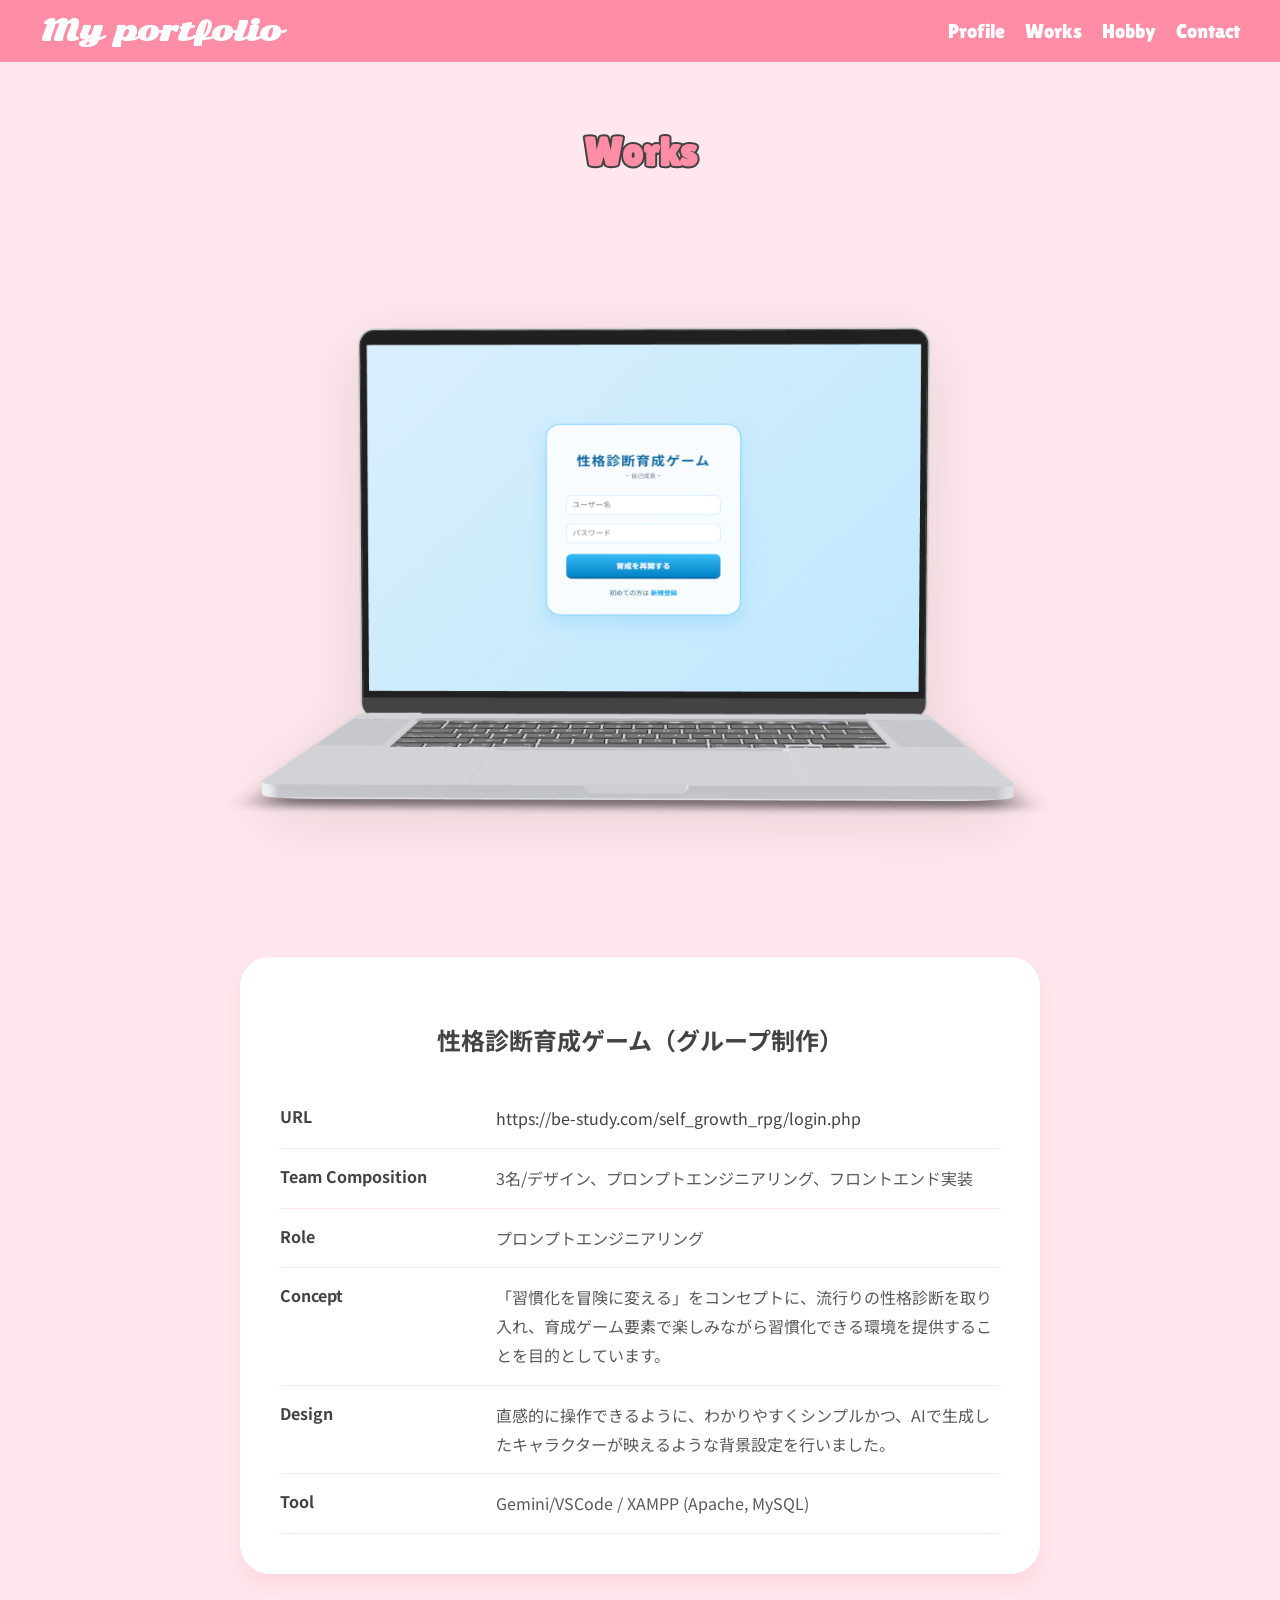
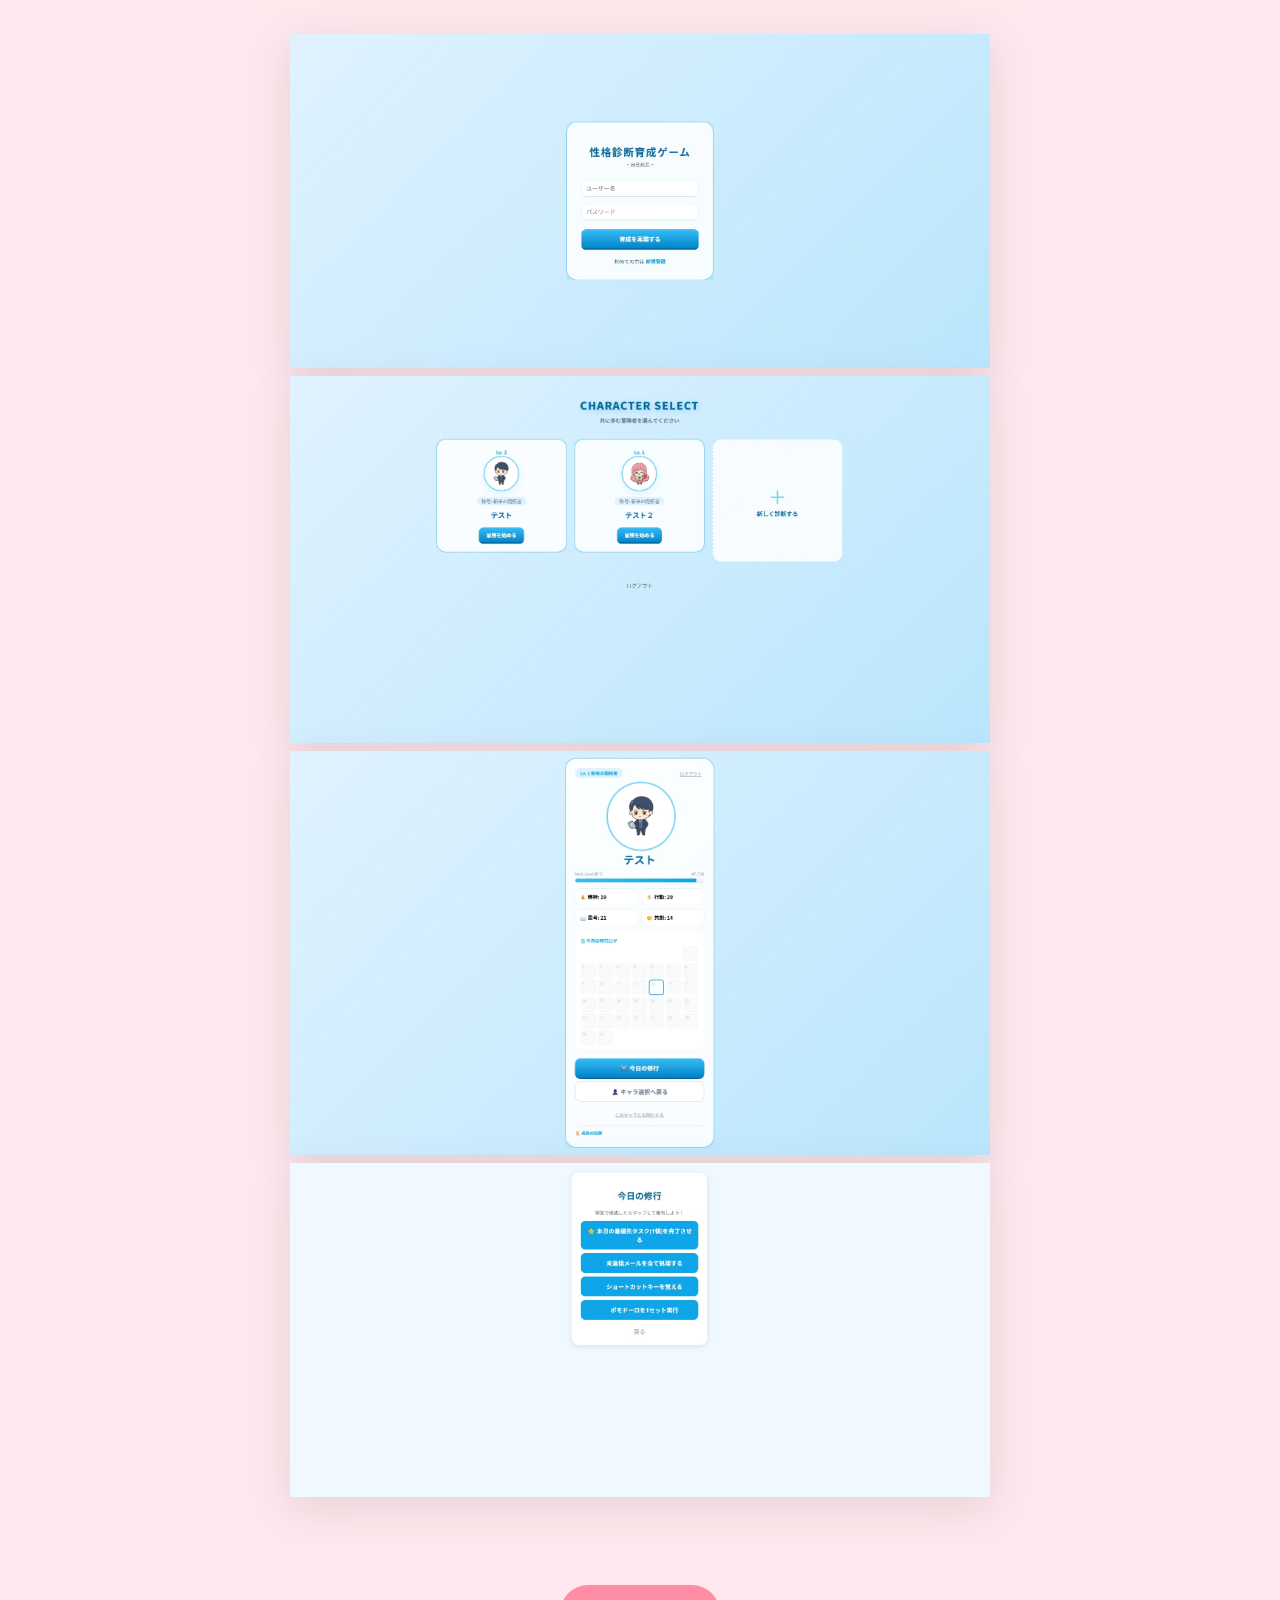
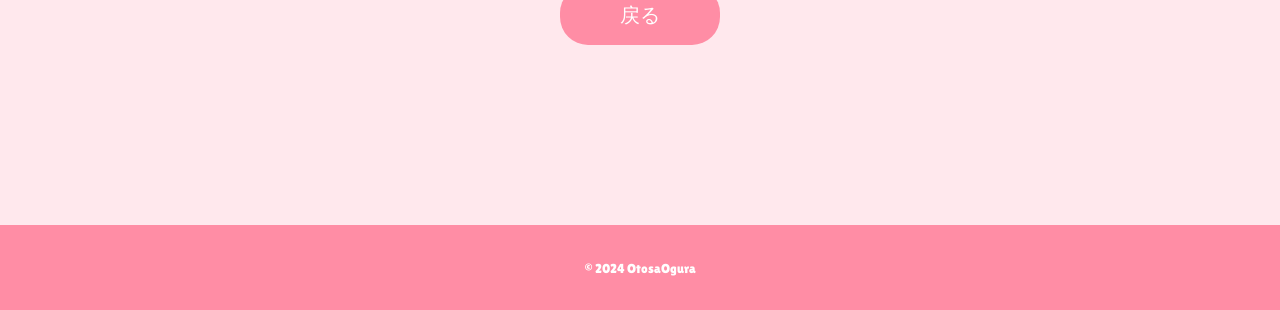
<file: work-seikaku.html>
<!DOCTYPE html>
<html lang="ja">
<head>
    <meta charset="UTF-8">
    <meta name="viewport" content="width=device-width, initial-scale=1.0">
    <title>Work Detail | 性格診断育成ゲーム（グループ制作）</title>
    
    <link rel="preconnect" href="https://fonts.googleapis.com">
    <link rel="preconnect" href="https://fonts.gstatic.com" crossorigin>
    <link href="https://fonts.googleapis.com/css2?family=Lilita+One&family=Sonsie+One&family=Noto+Sans+JP:wght@400;700&display=swap" rel="stylesheet">
    
    <link rel="stylesheet" href="style.css">
    <link rel="stylesheet" href="work-detail.css"> </head>
<body>
    <header>
        <h1 class="header-logo">My portfolio</h1>
        <nav>
            <ul>
                <li><a href="index.html#profile">Profile</a></li>
                <li><a href="index.html#works">Works</a></li>
                <li><a href="index.html#hobby">Hobby</a></li>
                <li><a href="index.html#contact">Contact</a></li>
            </ul>
        </nav>
    </header>

    <main class="container">
        <h2 class="section-title detail-title">Works</h2>

        <section class="work-hero">
            <div class="mockup-pc">
                <img src="img/seikakusinndan-pb.png" alt="PC Mockup">
            </div>
        </section>

        <section class="work-info card">
            <h3 class="work-name">性格診断育成ゲーム（グループ制作）</h3>
            <table class="info-table">
                <tr>
                    <th>URL</th>
                    <td> <a href="https://be-study.com/self_growth_rpg/login.php"target="_blank" rel="noopener noreferrer" class="text-link">https://be-study.com/self_growth_rpg/login.php</a></td>
                </tr>
                <tr>
                    <th>Team Composition</th>
                    <td>3名/デザイン、プロンプトエンジニアリング、フロントエンド実装</td>
                </tr>
                <tr>
                    <th>Role</th>
                    <td> プロンプトエンジニアリング </td>
                </tr>
                <tr>
                    <th>Concept</th>
                    <td>「習慣化を冒険に変える」をコンセプトに、流行りの性格診断を取り入れ、育成ゲーム要素で楽しみながら習慣化できる環境を提供することを目的としています。</td>
                </tr>
                <tr>
                    <th>Design</th>
                    <td>直感的に操作できるように、わかりやすくシンプルかつ、AIで生成したキャラクターが映えるような背景設定を行いました。</td>
                </tr>
                <tr>
                    <th>Tool</th>
                    <td>Gemini/VSCode / XAMPP (Apache, MySQL)</td>
                </tr>
            </table>
        </section>

        <section class="work-visual-full">
            <img src="img/seikakusinndan-top.jpeg" alt="Full Design View" class="scroll-img">
            <img src="img/character-select.jpeg" alt="Full Design View" class="scroll-img">
            <img src="img/character.jpeg" alt="Full Design View" class="scroll-img">
            <img src="img/syugyou.jpeg" alt="Full Design View" class="scroll-img">
        </section>

        <div class="back-nav">
            <a href="index.html#works" class="btn">戻る</a>
        </div>
    </main>

    <footer>
        <small class="copyright">&copy; 2024 OtosaOgura</small>
    </footer>
</body>
</html>
</file>
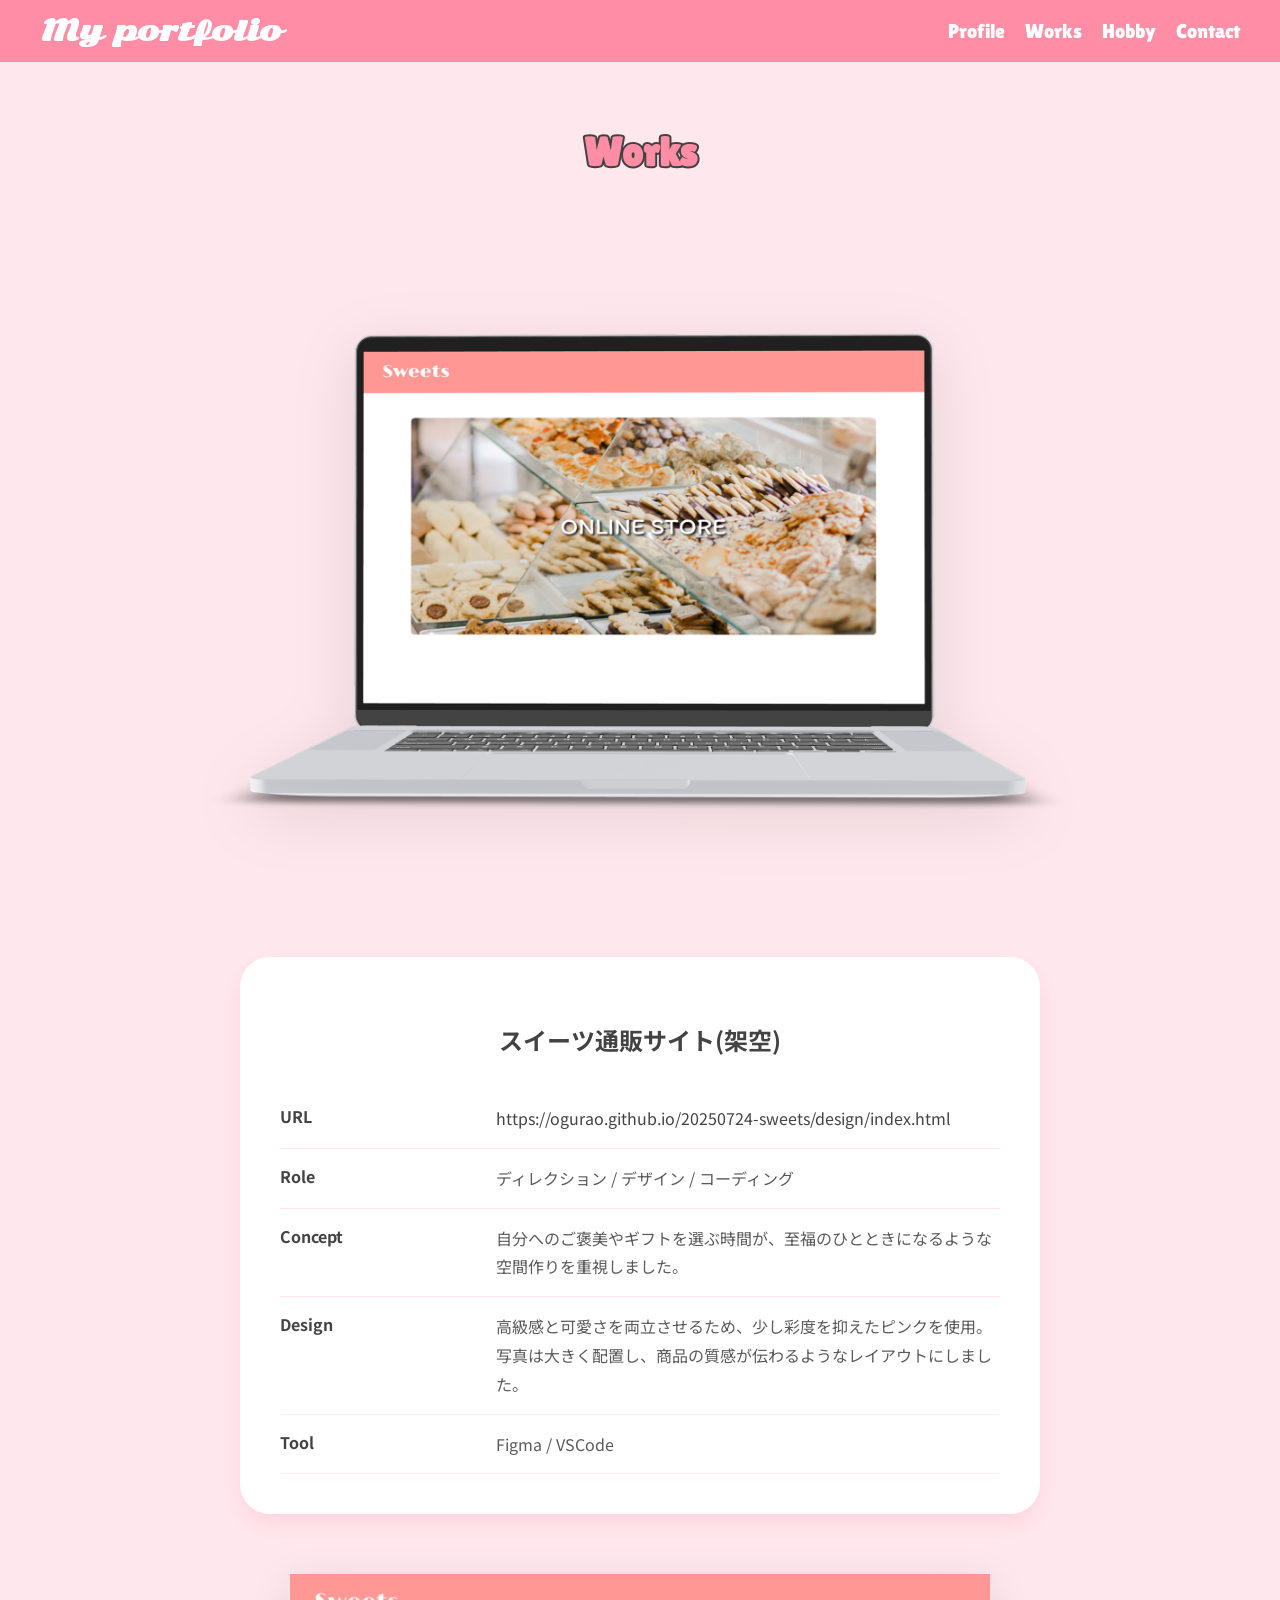
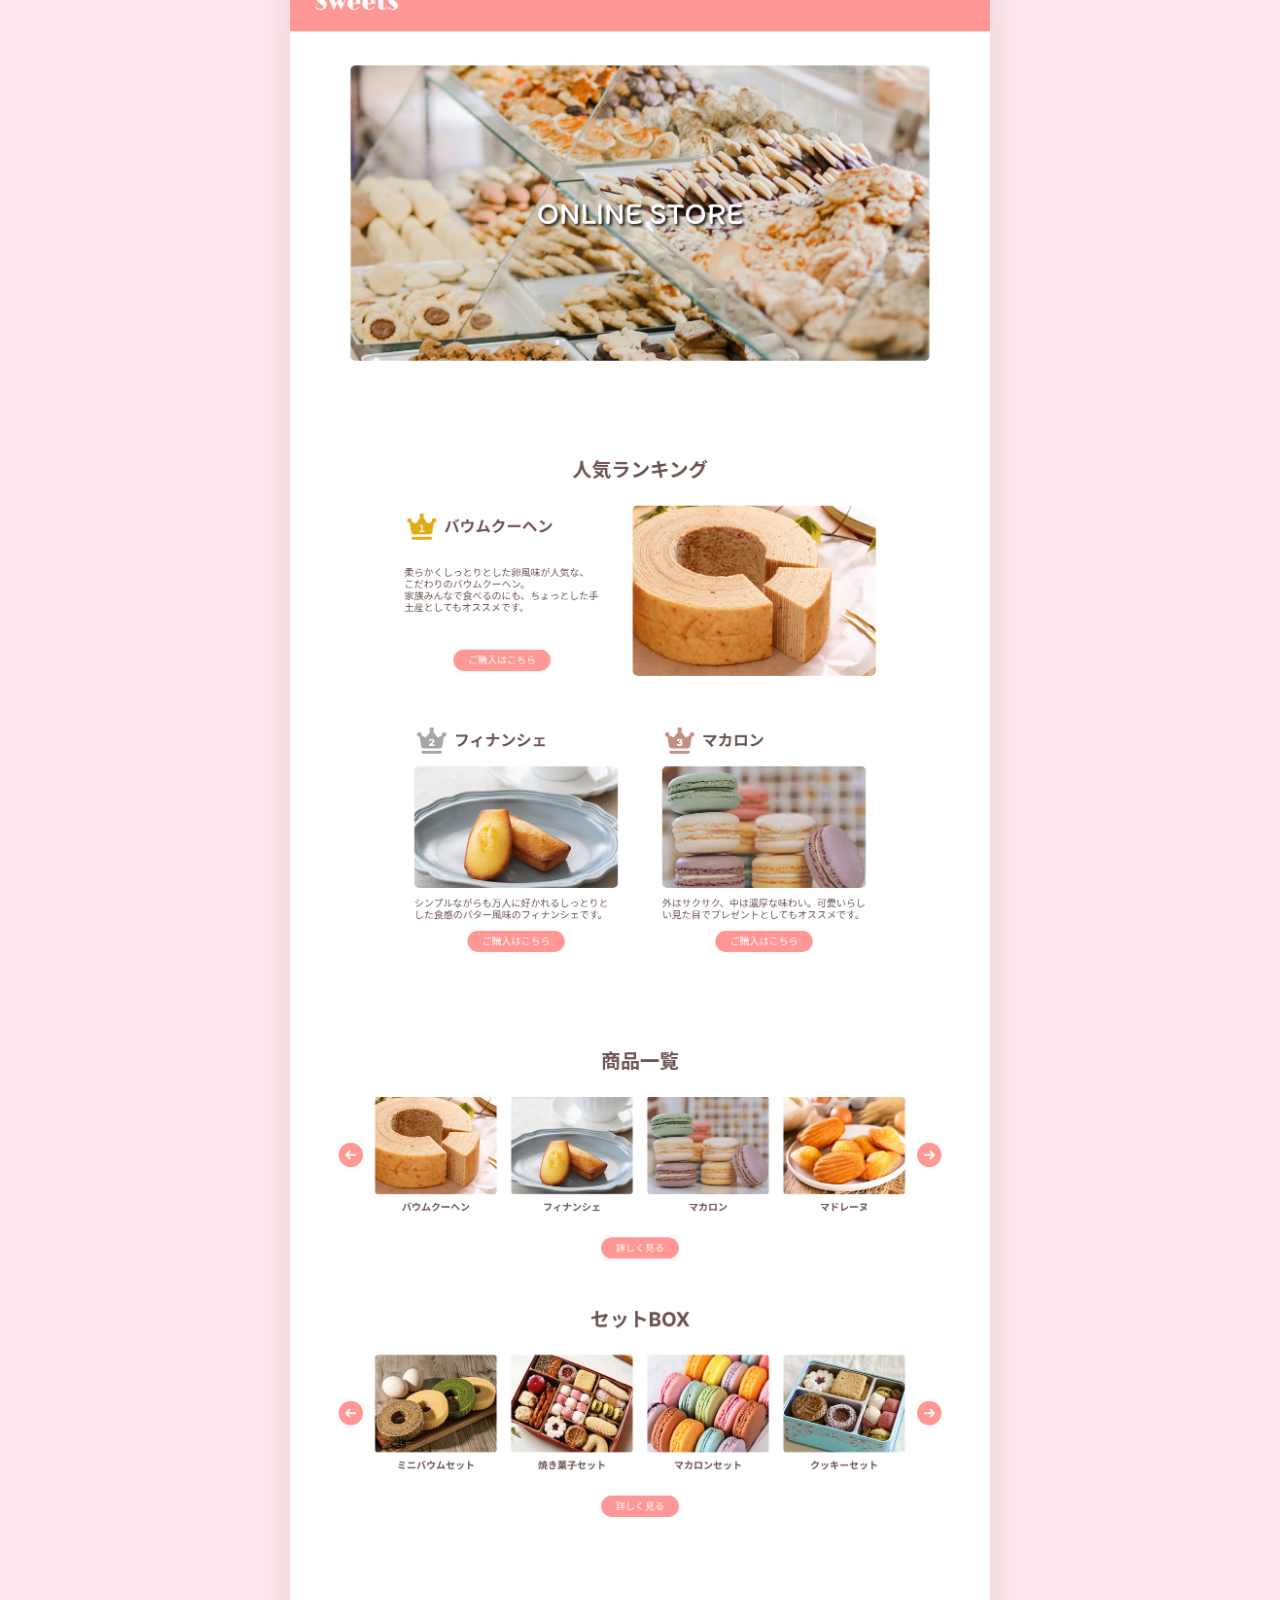
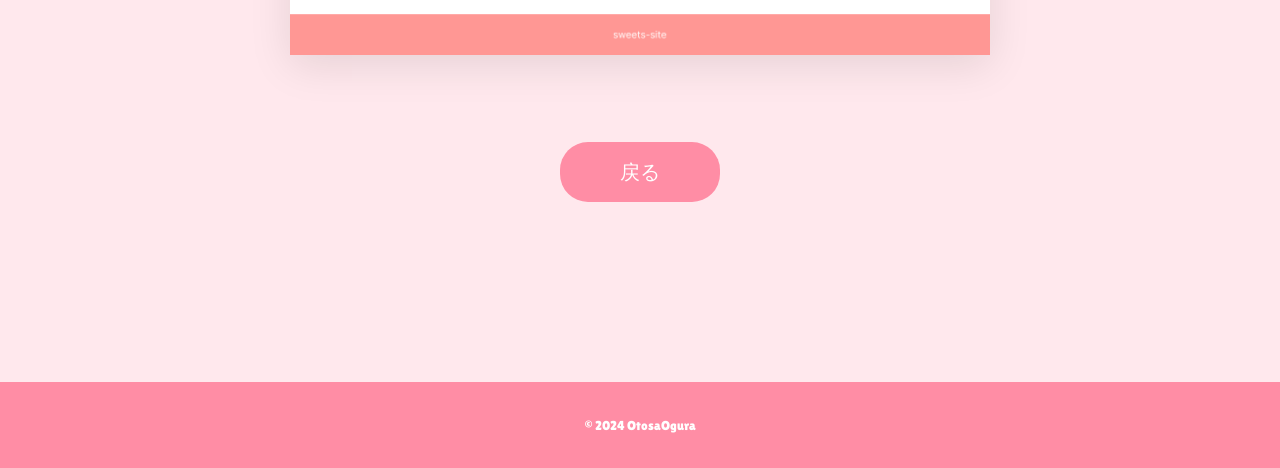
<file: work-sweets.html>
<!DOCTYPE html>
<html lang="ja">
<head>
    <meta charset="UTF-8">
    <meta name="viewport" content="width=device-width, initial-scale=1.0">
    <title>Work Detail | スイーツ通販サイト(架空)</title>
    
    <link rel="preconnect" href="https://fonts.googleapis.com">
    <link rel="preconnect" href="https://fonts.gstatic.com" crossorigin>
    <link href="https://fonts.googleapis.com/css2?family=Lilita+One&family=Sonsie+One&family=Noto+Sans+JP:wght@400;700&display=swap" rel="stylesheet">
    
    <link rel="stylesheet" href="style.css">
    <link rel="stylesheet" href="work-detail.css"> </head>
<body>
    <header>
        <h1 class="header-logo">My portfolio</h1>
        <nav>
            <ul>
                <li><a href="index.html#profile">Profile</a></li>
                <li><a href="index.html#works">Works</a></li>
                <li><a href="index.html#hobby">Hobby</a></li>
                <li><a href="index.html#contact">Contact</a></li>
            </ul>
        </nav>
    </header>

    <main class="container">
        <h2 class="section-title detail-title">Works</h2>

        <section class="work-hero">
            <div class="mockup-pc">
                <img src="img/sweet-pb.png" alt="PC Mockup">
            </div>
        </section>

        <section class="work-info card">
            <h3 class="work-name">スイーツ通販サイト(架空)</h3>
            <table class="info-table">
                <tr>
                    <th>URL</th>
                    <td> <a href="https://ogurao.github.io/20250724-sweets/design/index.html"target="_blank" rel="noopener noreferrer" class="text-link">https://ogurao.github.io/20250724-sweets/design/index.html</a></td>
                </tr>
                <tr>
                    <th>Role</th>
                    <td>ディレクション / デザイン / コーディング</td>
                </tr>
                <tr>
                    <th>Concept</th>
                    <td>自分へのご褒美やギフトを選ぶ時間が、至福のひとときになるような空間作りを重視しました。</td>
                </tr>
                <tr>
                    <th>Design</th>
                    <td>高級感と可愛さを両立させるため、少し彩度を抑えたピンクを使用。写真は大きく配置し、商品の質感が伝わるようなレイアウトにしました。</td>
                </tr>
                <tr>
                    <th>Tool</th>
                    <td>Figma / VSCode</td>
                </tr>
            </table>
        </section>

        <section class="work-visual-full">
            <img src="img/sweet.png" alt="Full Design View" class="scroll-img">
        </section>

        <div class="back-nav">
            <a href="index.html#works" class="btn">戻る</a>
        </div>
    </main>

    <footer>
        <small class="copyright">&copy; 2024 OtosaOgura</small>
    </footer>
</body>
</html>
</file>
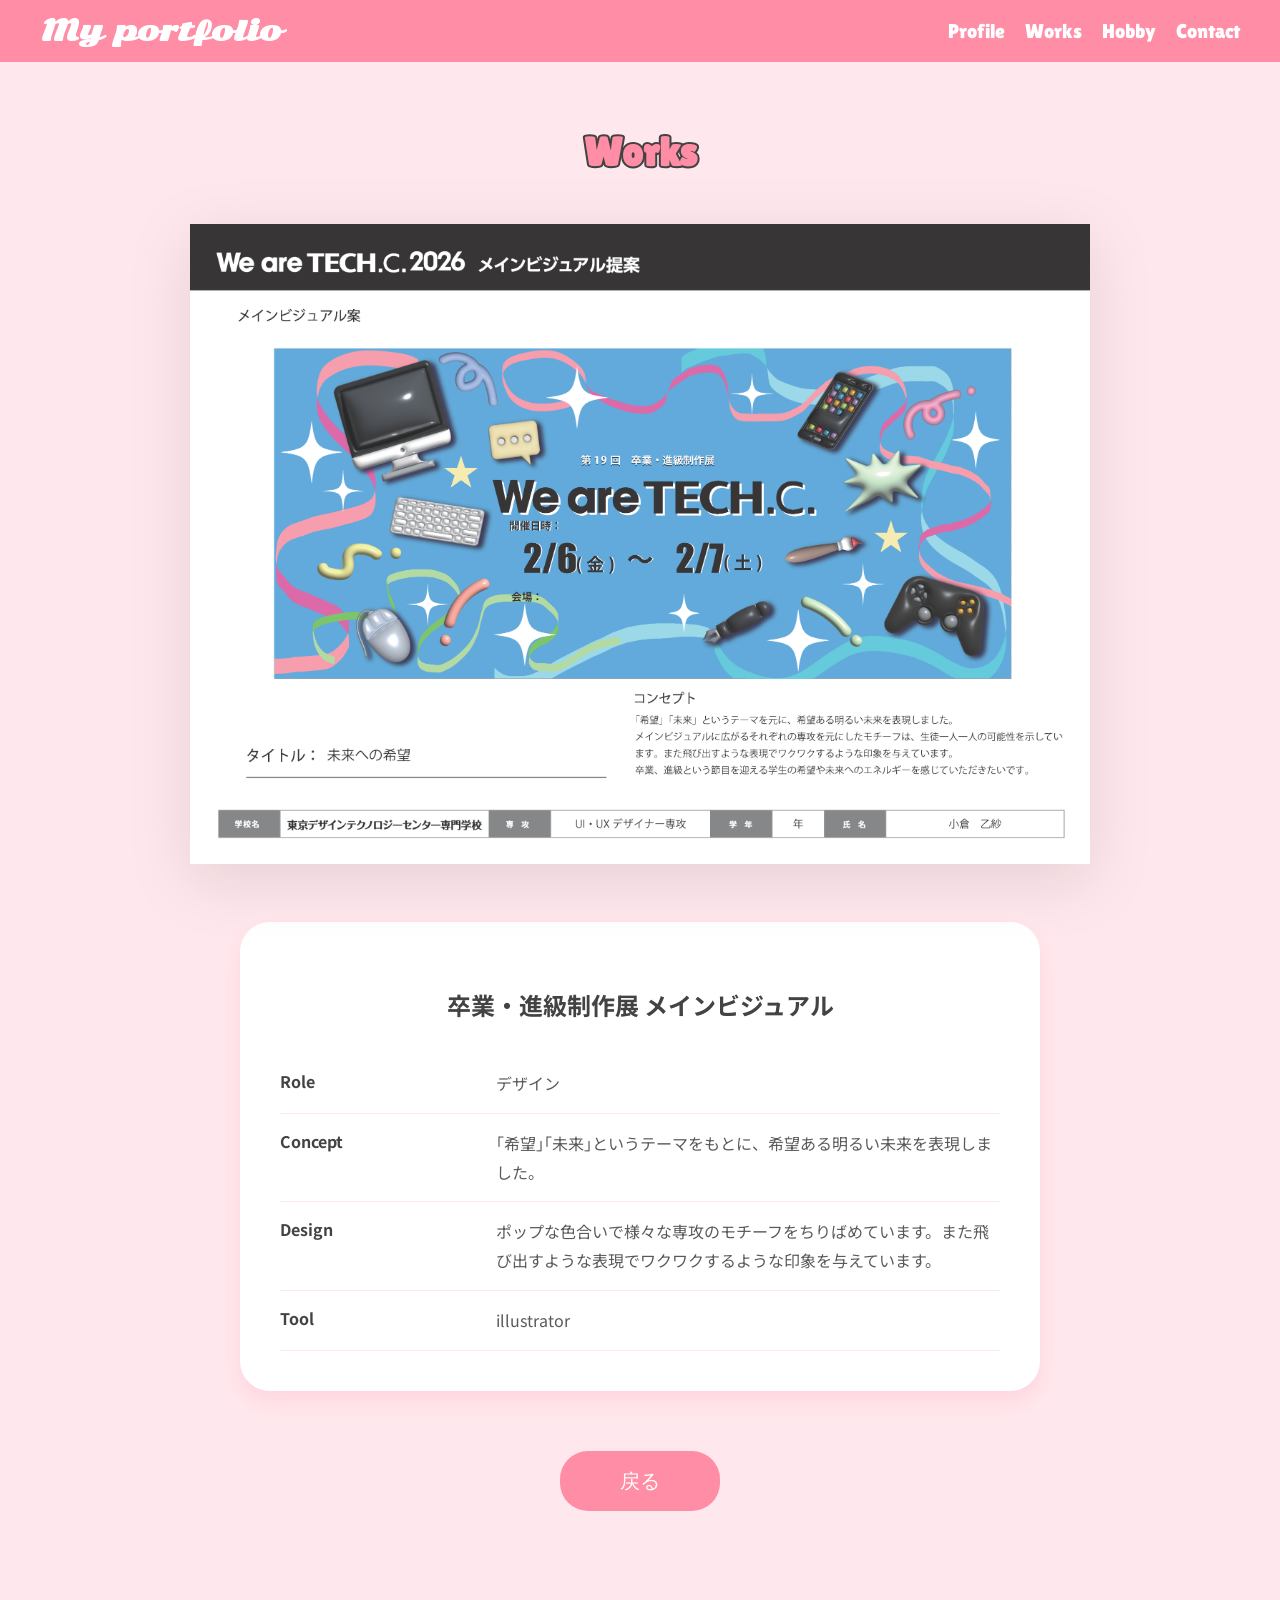
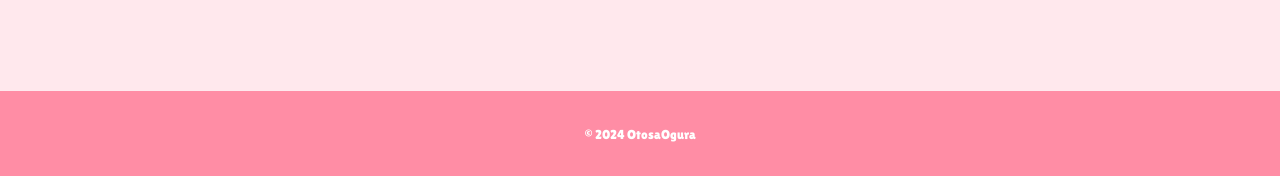
<file: work-visual.html>
<!DOCTYPE html>
<html lang="ja">
<head>
    <meta charset="UTF-8">
    <meta name="viewport" content="width=device-width, initial-scale=1.0">
    <title>Work Detail | 卒業・進級制作展 メインビジュアル</title>
    
    <link rel="preconnect" href="https://fonts.googleapis.com">
    <link rel="preconnect" href="https://fonts.gstatic.com" crossorigin>
    <link href="https://fonts.googleapis.com/css2?family=Lilita+One&family=Sonsie+One&family=Noto+Sans+JP:wght@400;700&display=swap" rel="stylesheet">
    
    <link rel="stylesheet" href="style.css">
    <link rel="stylesheet" href="work-detail.css"> </head>
<body>
    <header>
        <h1 class="header-logo">My portfolio</h1>
        <nav>
            <ul>
                <li><a href="index.html#profile">Profile</a></li>
                <li><a href="index.html#works">Works</a></li>
                <li><a href="index.html#hobby">Hobby</a></li>
                <li><a href="index.html#contact">Contact</a></li>
            </ul>
        </nav>
    </header>

    <main class="container">
        <h2 class="section-title detail-title">Works</h2>

        <section class="work-hero">
            <div class="mockup-pc">
                <img src="img/weare.png" alt="PC Mockup">
            </div>
        </section>

        <section class="work-info card">
            <h3 class="work-name">卒業・進級制作展 メインビジュアル</h3>
            <table class="info-table">
                
                    <th>Role</th>
                    <td> デザイン </td>
                </tr>
                <tr>
                    <th>Concept</th>
                    <td>｢希望｣｢未来｣というテーマをもとに、希望ある明るい未来を表現しました。</td>
                </tr>
                <tr>
                    <th>Design</th>
                    <td>ポップな色合いで様々な専攻のモチーフをちりばめています。また飛び出すような表現でワクワクするような印象を与えています。</td>
                </tr>
                <tr>
                    <th>Tool</th>
                    <td>illustrator</td>
                </tr>
            </table>
        </section>



        <div class="back-nav">
            <a href="index.html#works" class="btn">戻る</a>
        </div>
    </main>

    <footer>
        <small class="copyright">&copy; 2024 OtosaOgura</small>
    </footer>
</body>
</html>
</file>
<file: style.css>
@charset "UTF-8";

/* --- Base & Fonts --- */
* { box-sizing: border-box; }

body {
    margin: 0;
    background-color: #FFE8ED;
    color: #5a5a5a;
    font-family: "Lilita One", sans-serif; /* タイトルやナビ用基本フォント */
    line-height: 1.6;
}

/* --- Header --- */
header {
    background-color: #FF8DA5;
    color: #fff;
    display: flex;
    justify-content: space-between;
    align-items: center;
    padding: 10px 40px;
    position: fixed;
    top: 0;
    width: 100%;
    z-index: 1000;
}

.header-logo {
    font-family: "Sonsie One", serif; /* ロゴ専用フォント */
    font-size: 26px;
    margin: 0;
}

nav a { color: #fff; text-decoration: none; font-size: 20px; }
nav ul { display: flex; gap: 20px; list-style: none; margin: 0; padding: 0; }

/* --- Hero --- */
.hero { margin-top: 60px; text-align: center; }
.main-visual { width: 100%; max-width: 1200px; height: auto; }

/* --- Container --- */
.container { padding: 80px 20px; max-width: 1100px; margin: 0 auto; }
.section-title {
    color: #FF8DA5;
    font-size: 40px;
    text-align: center;
    margin-bottom: 40px;

    /* 1. 縁取りの太さを指定（外側に出したい分の2倍の太さを指定するのがコツです） */
    -webkit-text-stroke-width: 4px; 
    -webkit-text-stroke-color: #434343;

    /* 2. 描画順序を変更：先に線を引いて、その上から文字を塗りつぶす */
    paint-order: stroke fill; 
    
    /* 念のため古いブラウザ向けの影も追加しておくと、より滑らかになります */
    text-shadow: 
        1px 1px 0 #434343, -1px -1px 0 #434343,
        -1px 1px 0 #434343, 1px -1px 0 #434343;
}
/* --- Profile: 150x150 & 丸 & 日本語フォント --- */
.profile-img-circle {
    width: 150px;
    height: 150px;
    border-radius: 50%;
    object-fit: cover;
    border: 5px solid #FFD3DD;
}

.profile-text {
    font-family: "Noto Sans JP", sans-serif; /* 本文用日本語フォント */
}

.profile-inner { display: flex; align-items: center; gap: 40px; }
.card { background: #fff; border-radius: 30px; padding: 40px; box-shadow: 0 10px 20px rgba(255, 141, 165, 0.2); }

/* --- Profile: 名前とふりがなのスタイル --- */
.profile-text h3 {
    margin-bottom: 10px;
    align-items: baseline; /* 名前とふりがなの下のラインを揃える */
    gap: 15px; /* 名前とふりがなの間の余白 */
}

.ruby {
    font-size: 13px; /* ふりがなを少し小さく */
    font-weight: normal;
    color: #707070; /* ふりがなは少し落ち着いた色に */
}

/* 以前のスキルなどのCSSに続く... */
/* --- Works: 浮遊のみ（影なし） --- */
.grid-layout { display: grid; grid-template-columns: repeat(3, 1fr); gap: 30px; }

.work-item img {
    width: 100%;
    border-radius: 10px;
    transition: transform 0.3s ease;
}

.work-item:hover img {
    transform: translateY(-12px); /* 浮き上がる効果のみ */
}

.work-item p { text-align: center; margin-top: 10px; font-size: 14px; 
    font-family: "Noto Sans JP", sans-serif;
}

.filter-container { display: flex; justify-content: center; gap: 15px; margin-bottom: 40px; }
.filter-btn {
    background-color: #fff; border: 2px solid #FF8DA5; color: #FF8DA5;
    padding: 8px 25px; border-radius: 20px; cursor: pointer; font-family: inherit;
}
.filter-btn.active, .filter-btn:hover { background-color: #FF8DA5; color: #fff; }

/* --- Hobby: 350x350 統一 --- */
.hobby-grid {
    display: flex;
    justify-content: center;
    gap: 30px;
    flex-wrap: wrap;
}

.hobby-item img {
    width: 300px;
    height: 300px;
    object-fit: cover;
    border-radius: 10px;
    transition: transform 0.3s ease;
}

.hobby-item:hover img { transform: translateY(-12px); }
.hobby-item h3 { text-align: center; margin-top: 15px; font-size: 18px; }

/* --- Skill List: 星の右に説明を配置 --- */
.skill-list {
    margin-top: 25px;
    font-family: "Noto Sans JP", sans-serif;
}



.skill-item {
    display: flex;
    align-items: center; /* 縦方向の真ん中揃え */
    margin-bottom: 8px;
    white-space: nowrap; /* テキストを勝手に改行させない */
}

.skill-name {
    margin: 0;
    width: 100px; /* スキル名の幅を固定して星の開始位置を揃える */
    flex-shrink: 0;
}

.stars {
    color: #FF8DA5;
    letter-spacing: 2px;
    font-weight: bold;
    width: 110px; /* 星の幅を固定して、その後のテキスト開始位置を揃える */
    flex-shrink: 0;
}

.skill-desc {
    font-size: 13px;
    color: #5a5a5a;
    margin-left: 5px; /* 星との微調整用 */
}

/* スマホ等で画面が狭い場合の対応 */
@media (max-width: 650px) {
    .skill-item {
        flex-wrap: wrap; /* 画面幅が足りない時は説明文を下に送る */
        white-space: normal;
    }
    .skill-desc {
        width: 100%;
        margin-left: 0;
        margin-top: 2px;
    }
}

/* --- Contact & Footer --- */
/* --- Contact: 背景を白、入力欄をグレーに変更 --- */
.original-form {
    display: flex;
    flex-direction: column;
    gap: 15px;
    max-width: 600px;
    margin: 0 auto;
    background: #ffffff;      /* 背景を白に変更 */
    padding: 50px;
    border-radius: 20px;
    box-shadow: 0px 5px 25px rgba(255, 141, 165, 0.2); /* 影を柔らかいピンクに変更 */
    font-family: "Noto Sans JP", sans-serif;
}

.form-heasing {
    font-weight: bold;
    margin-bottom: 5px;
    color: #707070;           /* ラベルの色を調整 */
}

/* --- Contact フォーム内の文字色修正 --- */
.original-form input, .original-form textarea {
    width: 100%;
    background: #f8f8f8;    
    color: #5a5a5a;           
    border: 2px solid #5a5a5a;
    border-radius: 10px;      /* 角を少し丸く */
    padding: 15px;
    margin-bottom: 15px;
    font-family: "Noto Sans JP", sans-serif;
    outline: none;
}

/* プレースホルダ（入力前のヒント文字）の色 */
.original-form ::placeholder {
    color: #ccc;
}

/* 入力中（フォーカス時）のスタイル */
.original-form input:focus, .original-form textarea:focus {
    border-color: #434343; /* クリックした時は枠線を濃くして分かりやすく */
}

/* プレースホルダー（入力ヒント）の色を薄いグレーに */
.original-form input::placeholder {
    color: #cccccc;
}

/* 送信ボタン */
.btn-area {
    text-align: center;
    margin-top: 30px;
}

.btn { 
    padding: 14px 60px;
    background: #FF8DA5;
    color: #fff;
    border: none; 
    border-radius: 28px;
    font-size: 20px;
    cursor: pointer;
    font-family:  "Noto Sans JP", sans-serif;
    transition: background-color 0.3s;
}

.btn:hover {
    background: #ff7491; /* ホバー時に少し濃く */
}

.btn-area { text-align: center; margin-top: 30px; }
.btn { 
    padding: 14px 60px; background: #FF8DA5; color: #fff; border: none; 
    border-radius: 28px; font-size: 20px; cursor: pointer; font-family: "Noto Sans JP", sans-serif;
}

footer { background: #FF8DA5; color: #fff; text-align: center; padding: 30px; }

/* Responsive */
@media (max-width: 768px) {
    .grid-layout { grid-template-columns: 1fr; }
    .profile-inner { flex-direction: column; text-align: center; }
    .hobby-item img { width: 100%; height: auto; max-width: 350px; }
}

/* ページ全体のスクロールをなめらかにする（戻るボタン用） */
html {
    scroll-behavior: smooth;
}

/* Works内のリンク装飾をリセット */
.work-item a {
    text-decoration: none; /* 下線を消す */
    color: inherit;        /* 文字色を親要素(5a5a5a)に合わせる */
    display: block;        /* クリック範囲を広げる */
}

/* ホバー時の挙動を調整（画像だけでなく全体が浮くようにする場合） */
.work-item:hover {
    cursor: pointer;
}

.work-item a:hover img {
    transform: translateY(-12px);
}

/* --- スマートフォン・タブレット対応 (最大 768px) --- */
@media (max-width: 768px) {
    /* ヘッダー: ロゴとメニューを上下に分けるか、余白を詰める */
    header {
        padding: 10px 20px;
    }
    .header-logo {
        font-size: 20px;
    }
    nav a {
        font-size: 16px;
    }

    /* コンテナの余白を狭くする */
    .container {
        padding: 60px 15px;
    }

    /* プロフィール: 画像とテキストを縦並びに */
    .profile-inner {
        flex-direction: column;
        text-align: center;
        gap: 20px;
    }
    .profile-text h3 {
        justify-content: center; /* 名前を中央に */
        flex-wrap: wrap;
    }

    /* スキル: 1行に収まらない場合は縦に並べる */
    .skill-item {
        flex-wrap: wrap;
        justify-content: center;
        margin-bottom: 15px;
        border-bottom: 1px dashed #FFD3DD;
        padding-bottom: 10px;
    }
    .skill-name, .stars {
        width: 100%;
        text-align: center;
    }
    .skill-desc {
        margin-left: 0;
        margin-top: 5px;
    }

    /* Works: 3列から1列（または2列）に */
    .grid-layout {
        grid-template-columns: 1fr; /* 1列にする */
        gap: 20px;
    }

    /* Hobby: 画像を画面幅に合わせる */
    .hobby-item img {
        width: 100%; /* 350px固定を解除 */
        height: auto;
        aspect-ratio: 1 / 1; /* 正方形を維持 */
    }

    /* 詳細ページのテーブル: 項目名と内容を縦並びに */
    .info-table th, .info-table td {
        display: block;
        width: 100%;
        border-bottom: none;
        padding: 5px 10px;
    }
    .info-table th {
        color: #FF8DA5;
        font-weight: bold;
        padding-top: 15px;
    }
    .info-table td {
        border-bottom: 1px solid #FFE8ED;
        padding-bottom: 15px;
    }

    /* フォーム: パディングを調整 */
    .original-form {
        padding: 30px 20px;
    }
}

/* --- 小さなスマホ用 (最大 480px) --- */
@media (max-width: 480px) {
    .section-title {
        font-size: 30px; /* タイトルを少し小さく */
        -webkit-text-stroke-width: 2px; /* 縁取りも細くして読みやすく */
    }
    .btn {
        width: 100%; /* ボタンを横幅いっぱいに */
        padding: 12px 0;
    }
}.side-decorations {
    position: fixed;
    top: 0;
    height: 100vh;
    width: 120px; /* 画像が収まるように少し幅を広げています */
    pointer-events: none; /* マウスイベントを無効化してクリックの邪魔をしない */
    z-index: 10; /* コンテンツの背景、ヘッダーよりは下に配置 */
    display: flex;
    flex-direction: column;
    justify-content: space-around; /* 縦にバランスよく配置 */
    align-items: center;
}

/* 左側の位置固定 */
.left-decorations {
    left: 40px;
}

/* 右側の位置固定 */
.right-decorations {
    right: 40px;
}

/* 装飾画像共通設定 */
.decor-item {
    width: auto;
    height: auto;
    max-width: 100%; /* 横幅に合わせて自動縮小 */
    user-select: none;
    /* イラストの透過部分を避けて、綺麗に黒い縁取り風の影を落とす */
    filter: drop-shadow(3px 3px 0px #f88eac); 
    animation: floatingDecor 4s ease-in-out infinite alternate;
}

/* 個別のサイズ・初期の傾き・アニメーションのズレ（ランダム感を出す） */
.img-heart-1 { max-width: 100px; transform: rotate(-15deg); animation-delay: 0s; }
.img-star-1  { max-width: 150px; transform: rotate(10deg);  animation-delay: 0.5s; }
.img-heart-2 { max-width: 55px; transform: rotate(20deg);  animation-delay: 1s; }
.img-star-2  { max-width: 200px; transform: rotate(-25deg); animation-delay: 1.5s; }

.img-star-3  { max-width: 70px; transform: rotate(15deg);  animation-delay: 0.2s; }
.img-heart-3 { max-width: 300px; transform: rotate(-20deg); animation-delay: 0.7s; }
.img-star-4  { max-width: 200px; transform: rotate(30deg);  animation-delay: 1.2s; }
.img-heart-4 { max-width: 200px; transform: rotate(-10deg); animation-delay: 1.7s; }

/* ふわふわ浮遊するアニメーション */
@keyframes floatingDecor {
    0% {
        transform: translateY(0) rotate(inherit);
    }
    100% {
        transform: translateY(-15px) rotate(inherit); /* 上下に15px動く */
    }
}

/* パソコン用の大画面でのみ表示させ、画面幅が1300px以下になったら非表示にする */
@media (max-width: 1300px) {
    .side-decorations {
        display: none;
    }
}
</file>
<file: work-detail.css>
/* --- Work Detail Layout --- */

/* タイトルの外側縁取り（継承） */
.detail-title {
    -webkit-text-stroke-width: 4px;
    -webkit-text-stroke-color: #434343;
    paint-order: stroke fill;
    margin-top: 40px;
}

/* モックアップ部分 */
.work-hero {
    text-align: center;
    margin-bottom: 50px;
}

.mockup-pc img {
    width: 100%;
    max-width: 900px;
    height: auto;
    filter: drop-shadow(0 15px 30px rgba(0,0,0,0.1));
}

/* 制作概要テーブル */
.work-info.card {
    max-width: 800px;
    margin: 0 auto 60px;
    font-family: "Noto Sans JP", sans-serif;
}

.work-name {
    text-align: center;
    color: #434343;
    font-size: 24px;
    margin-bottom: 30px;
}

.info-table {
    width: 100%;
    border-collapse: collapse;
}

.info-table th {
    width: 30%;
    text-align: left;
    vertical-align: top;
    padding: 15px 0;
    color: #434343;
    font-weight: bold;
    border-bottom: 1px solid #FFE8ED;
}

.info-table td {
    padding: 15px 0;
    line-height: 1.8;
    color: #5a5a5a;
    border-bottom: 1px solid #FFE8ED;
}

/* 全体スクロール画像 */
.work-visual-full {
    text-align: center;
    margin-bottom: 80px;
}

.scroll-img {
    width: 100%;
    max-width: 700px; /* 本物のサイトのように少し幅を絞ると綺麗です */

    box-shadow: 0 10px 40px rgba(0,0,0,0.1);
}

/* 戻るボタンのエリア */
.back-nav {
    text-align: center;
    margin-bottom: 100px;
}

/* レスポンシブ対応 */
@media (max-width: 768px) {
    .info-table th, .info-table td {
        display: block;
        width: 100%;
        padding: 10px 0;
    }
    .info-table th {
        border-bottom: none;
        padding-bottom: 0;
    }
}

/* ボタン（Back to Works）の下線を消す */
.btn {
    padding: 14px 60px;
    background: #FF8DA5;
    color: #fff;
    border: none;
    border-radius: 28px;
    font-size: 20px;
    cursor: pointer;
    font-family: "Lilita One", sans-serif;
    display: inline-block;
    text-decoration: none; /* これで下線を消します */
    transition: background 0.3s;
}

/* ヘッダー内の「Back」リンクの下線を消す */
nav ul li a {
    text-decoration: none; /* 下線を消す */
    color: #fff;
    font-size: 20px;
}

/* ホバーした時も下線が出ないように念のため設定 */
.btn:hover,
nav ul li a:hover {
    text-decoration: none;
    background: #ff7491; /* ボタンのホバー色 */
}

/* テーブル内のリンク用スタイル */
.text-link {
    color: #434343;         /* 他の見出しと同じピンク色に */
    text-decoration: none;  /* 初期状態の下線を消す */
    word-break: break-all;  /* 長いURLがはみ出さないように改行させる */
    transition: opacity 0.3s ease;
}

.text-link:hover {
    text-decoration: underline; /* ホバーした時だけ下線を表示（クリックできることを伝える） */
    opacity: 0.7;               /* 少し薄くして「押した感」を出す */
}
</file>
